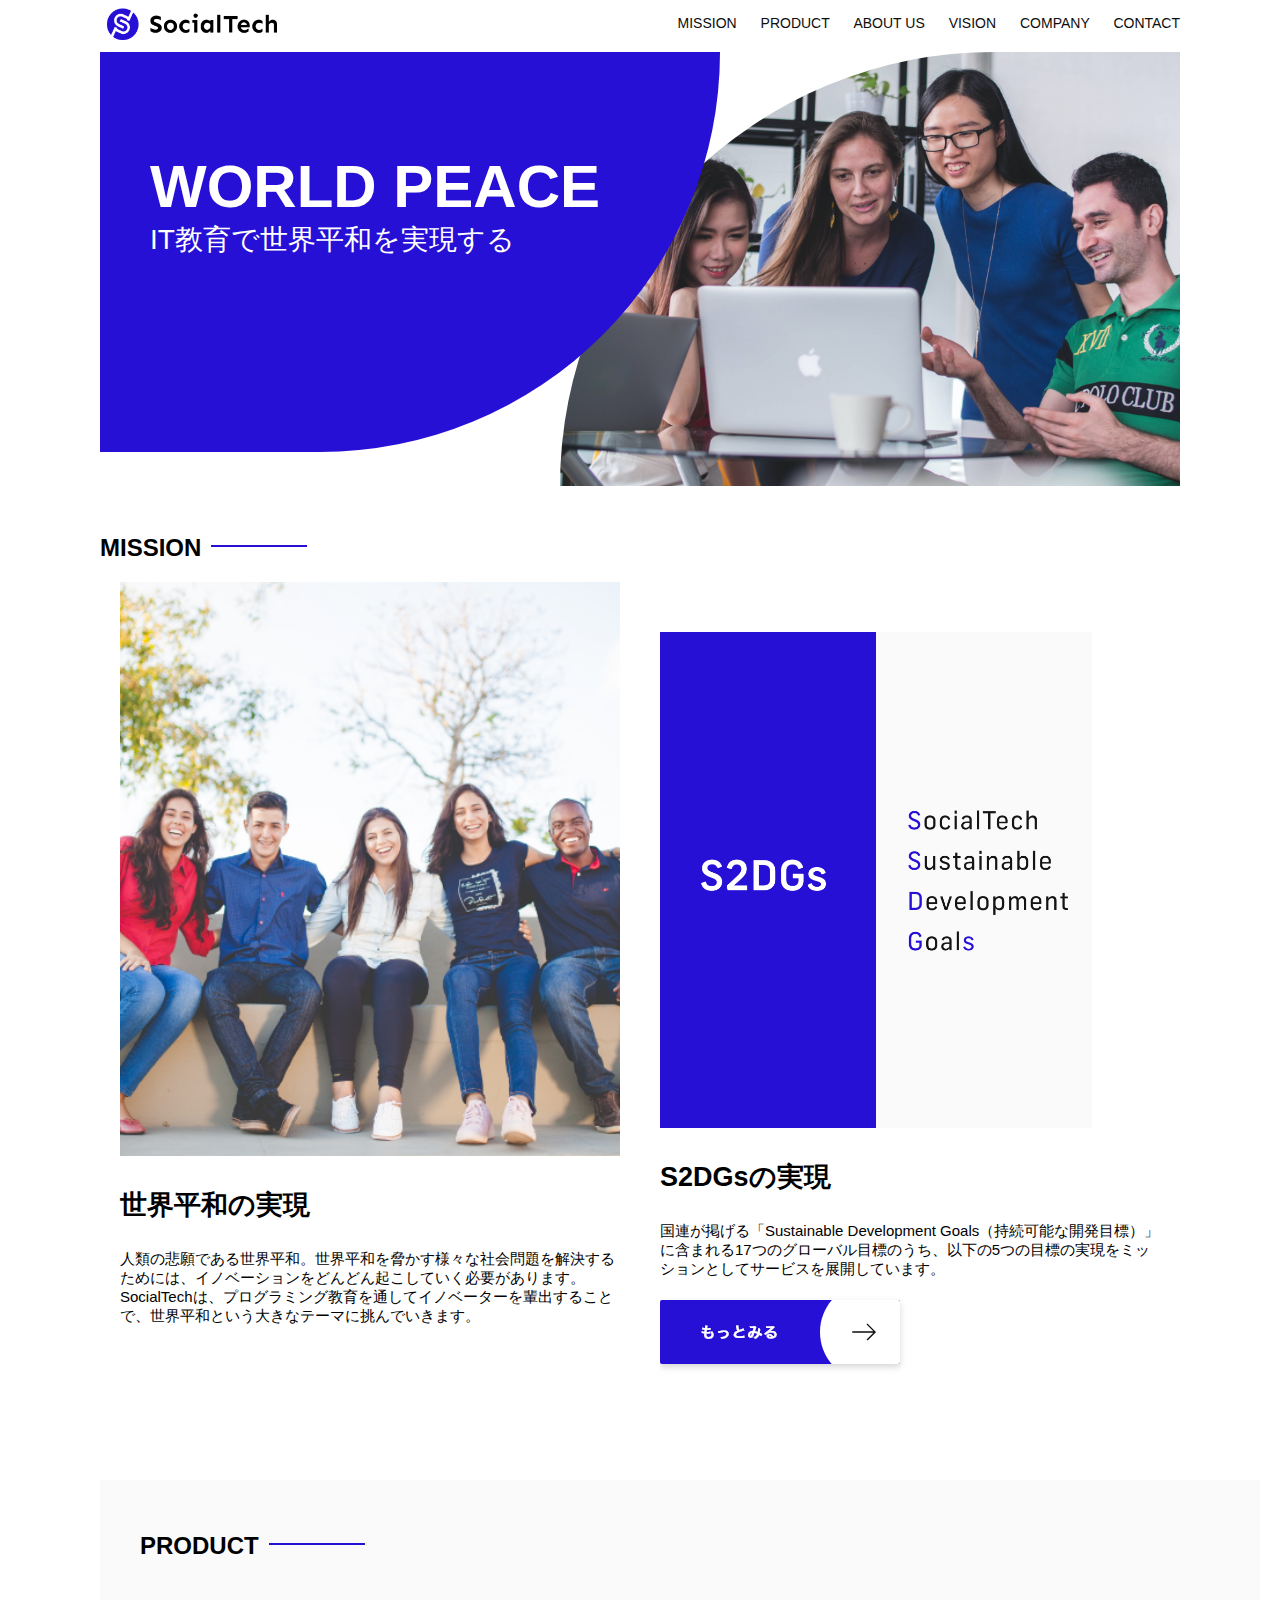
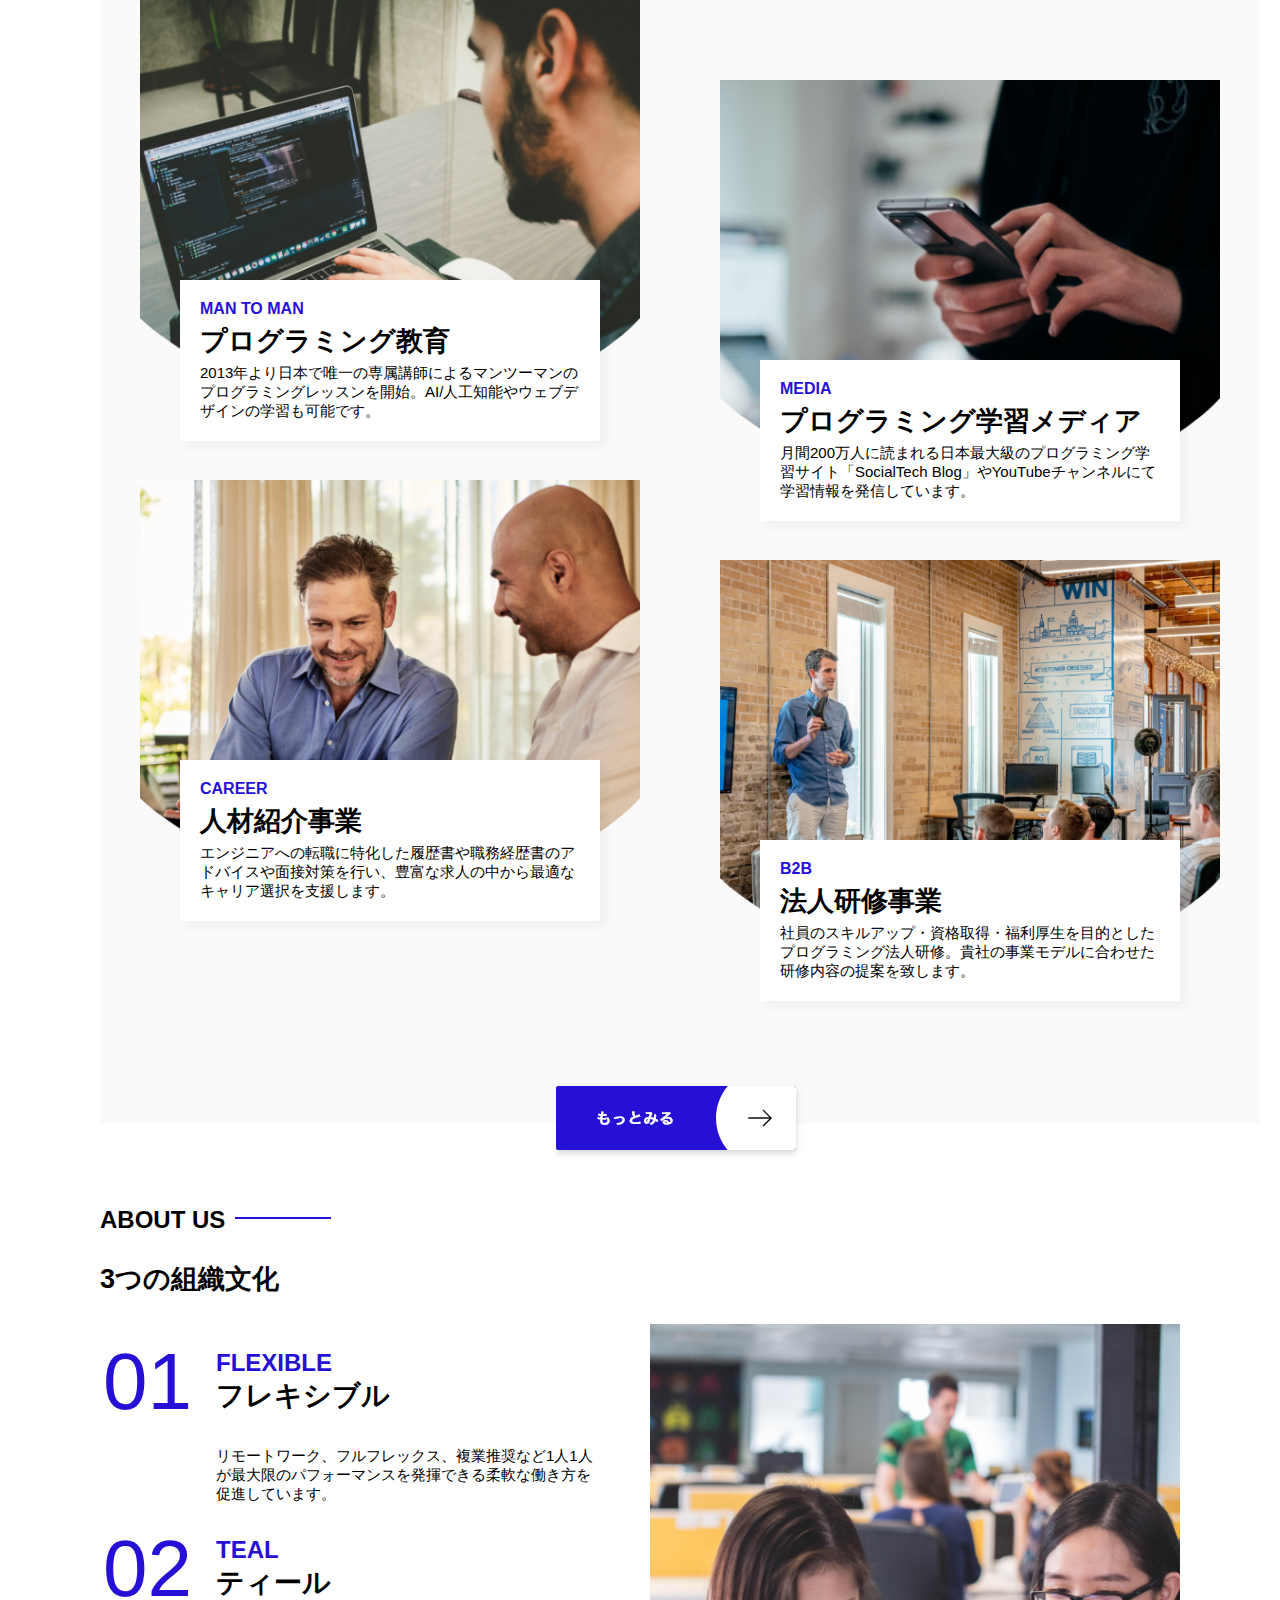
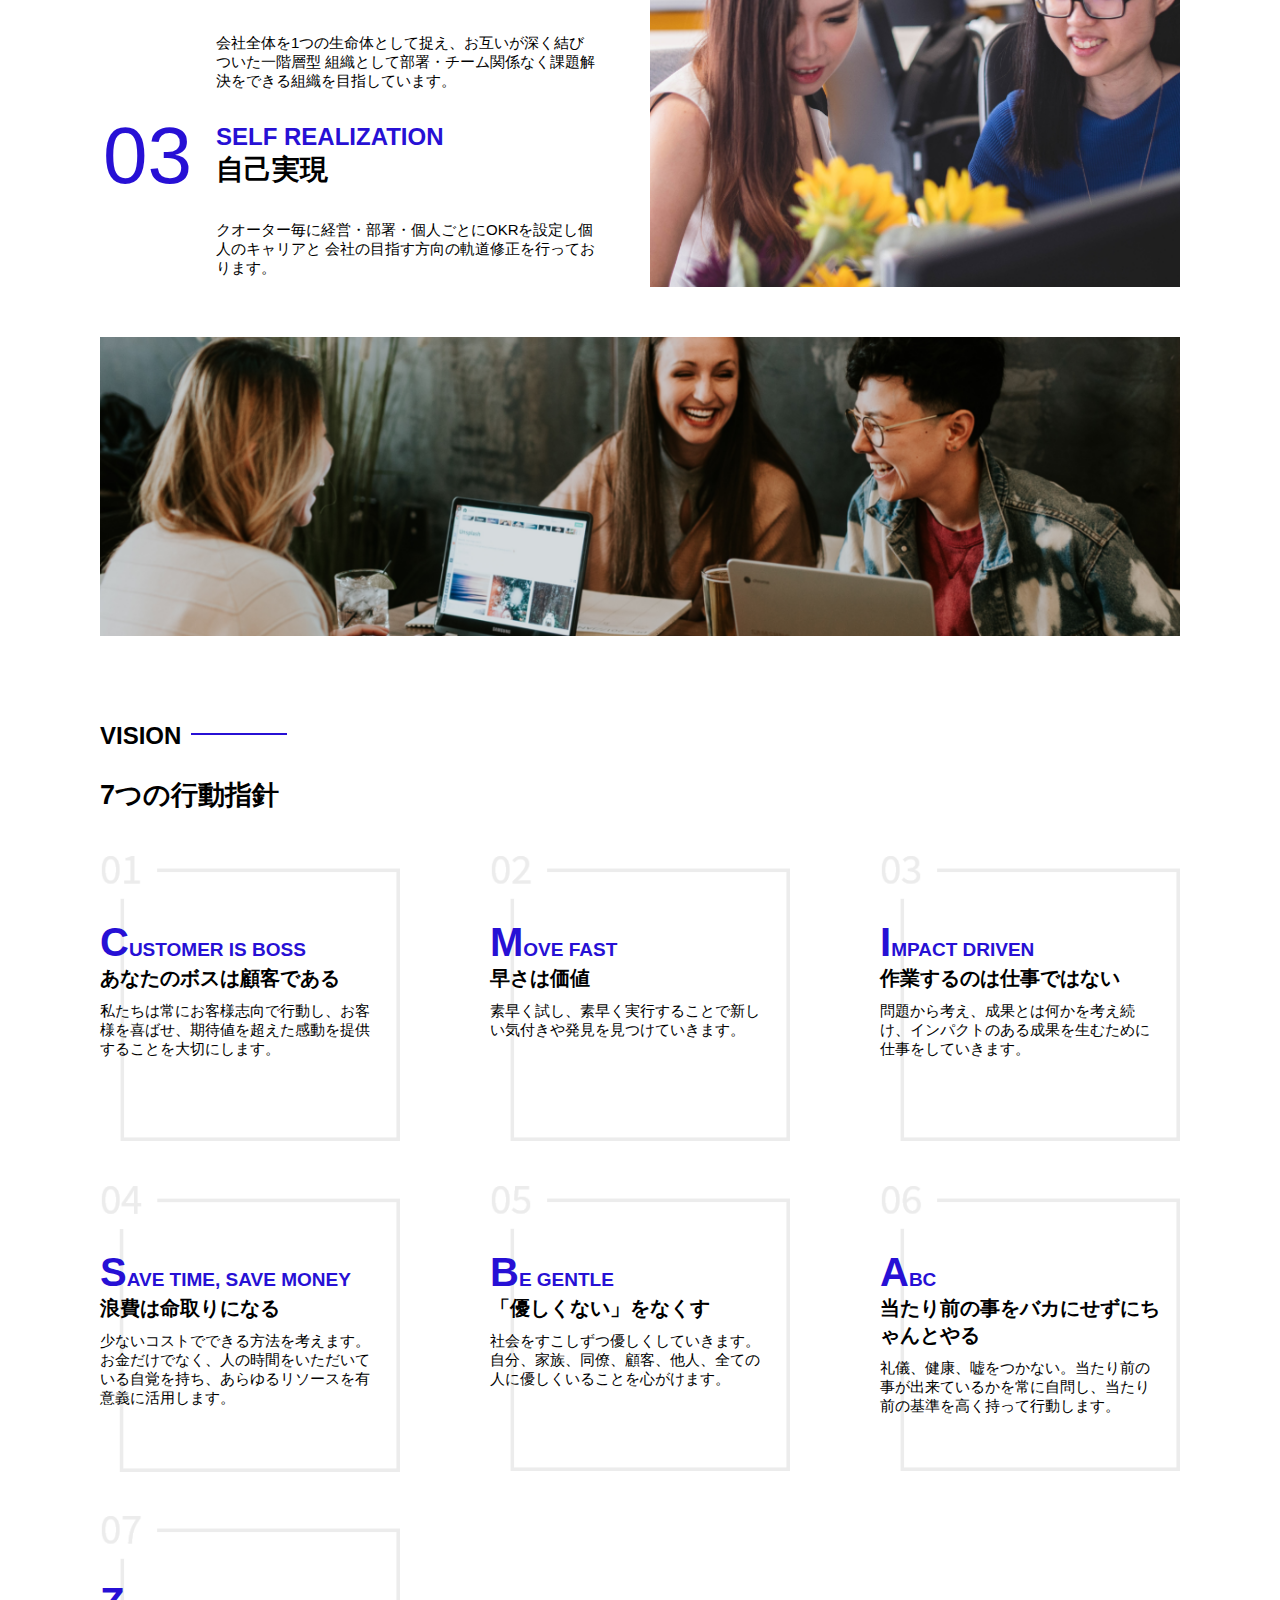
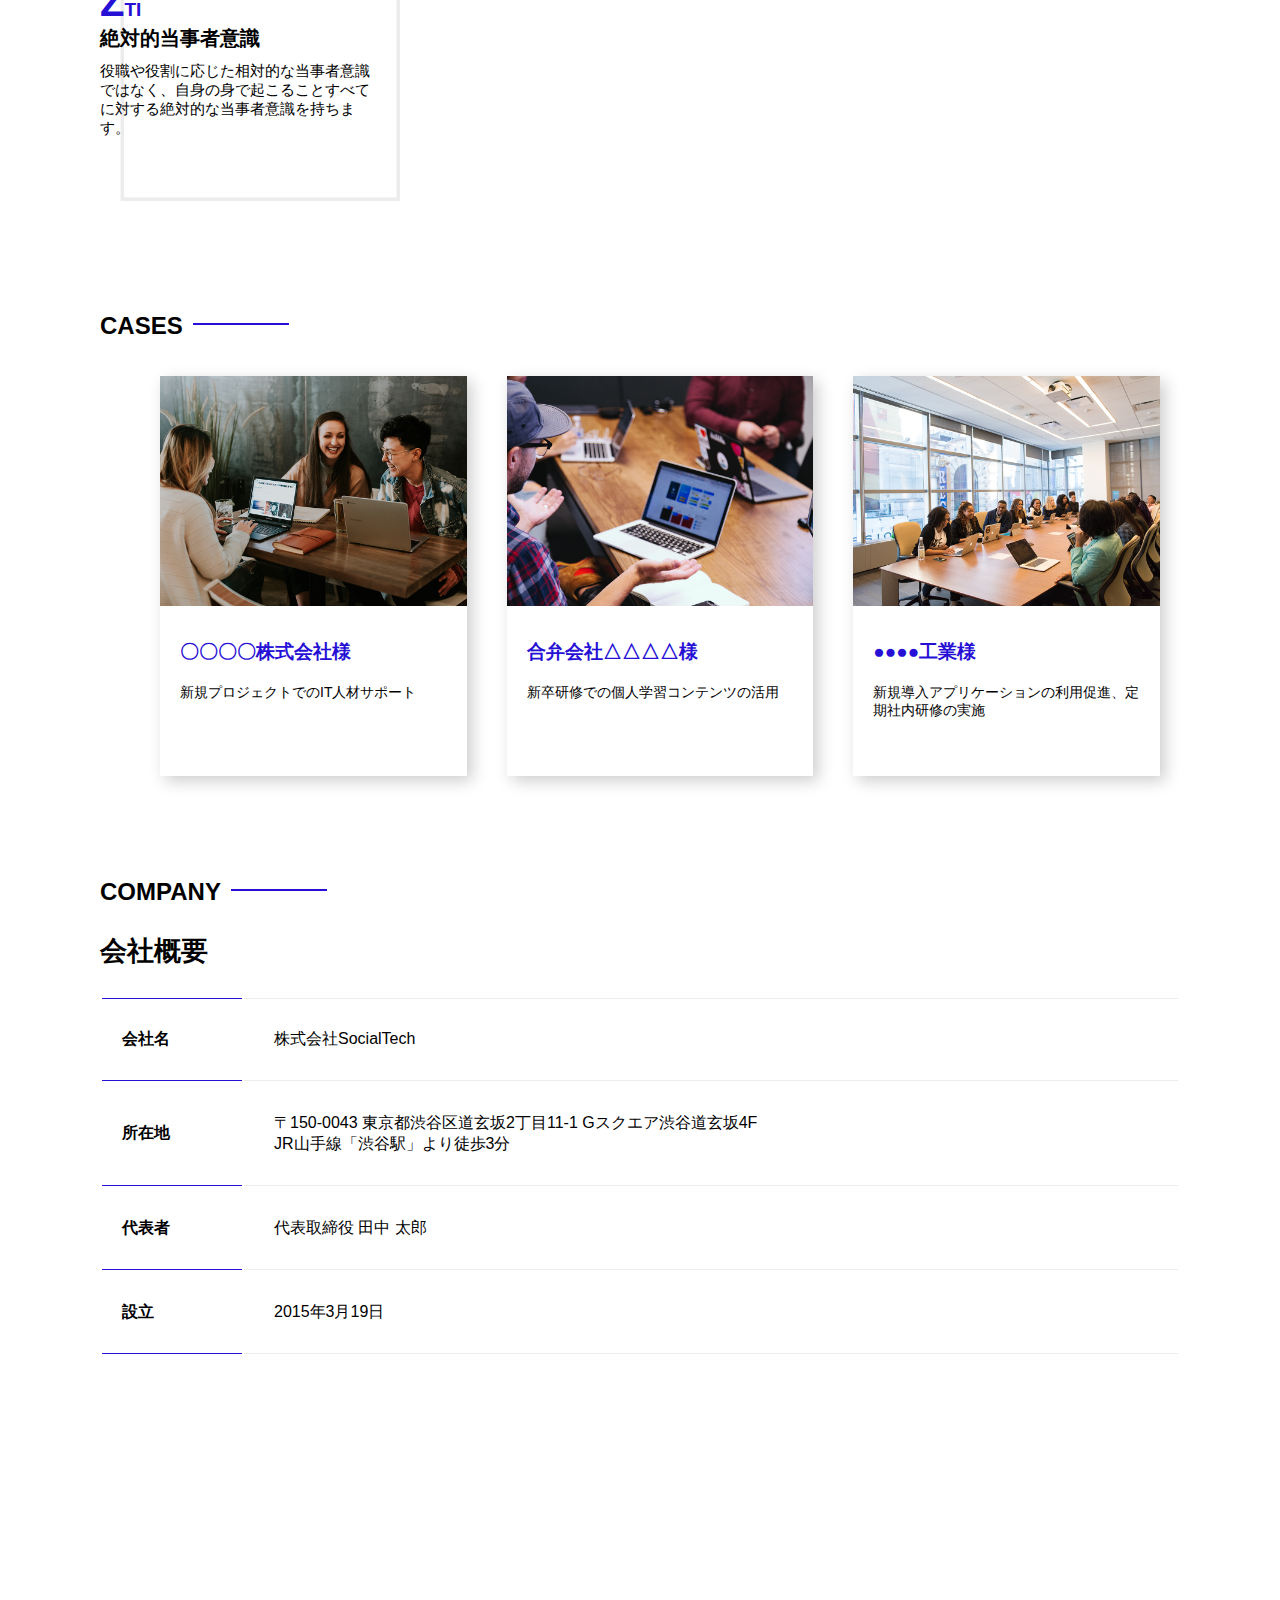
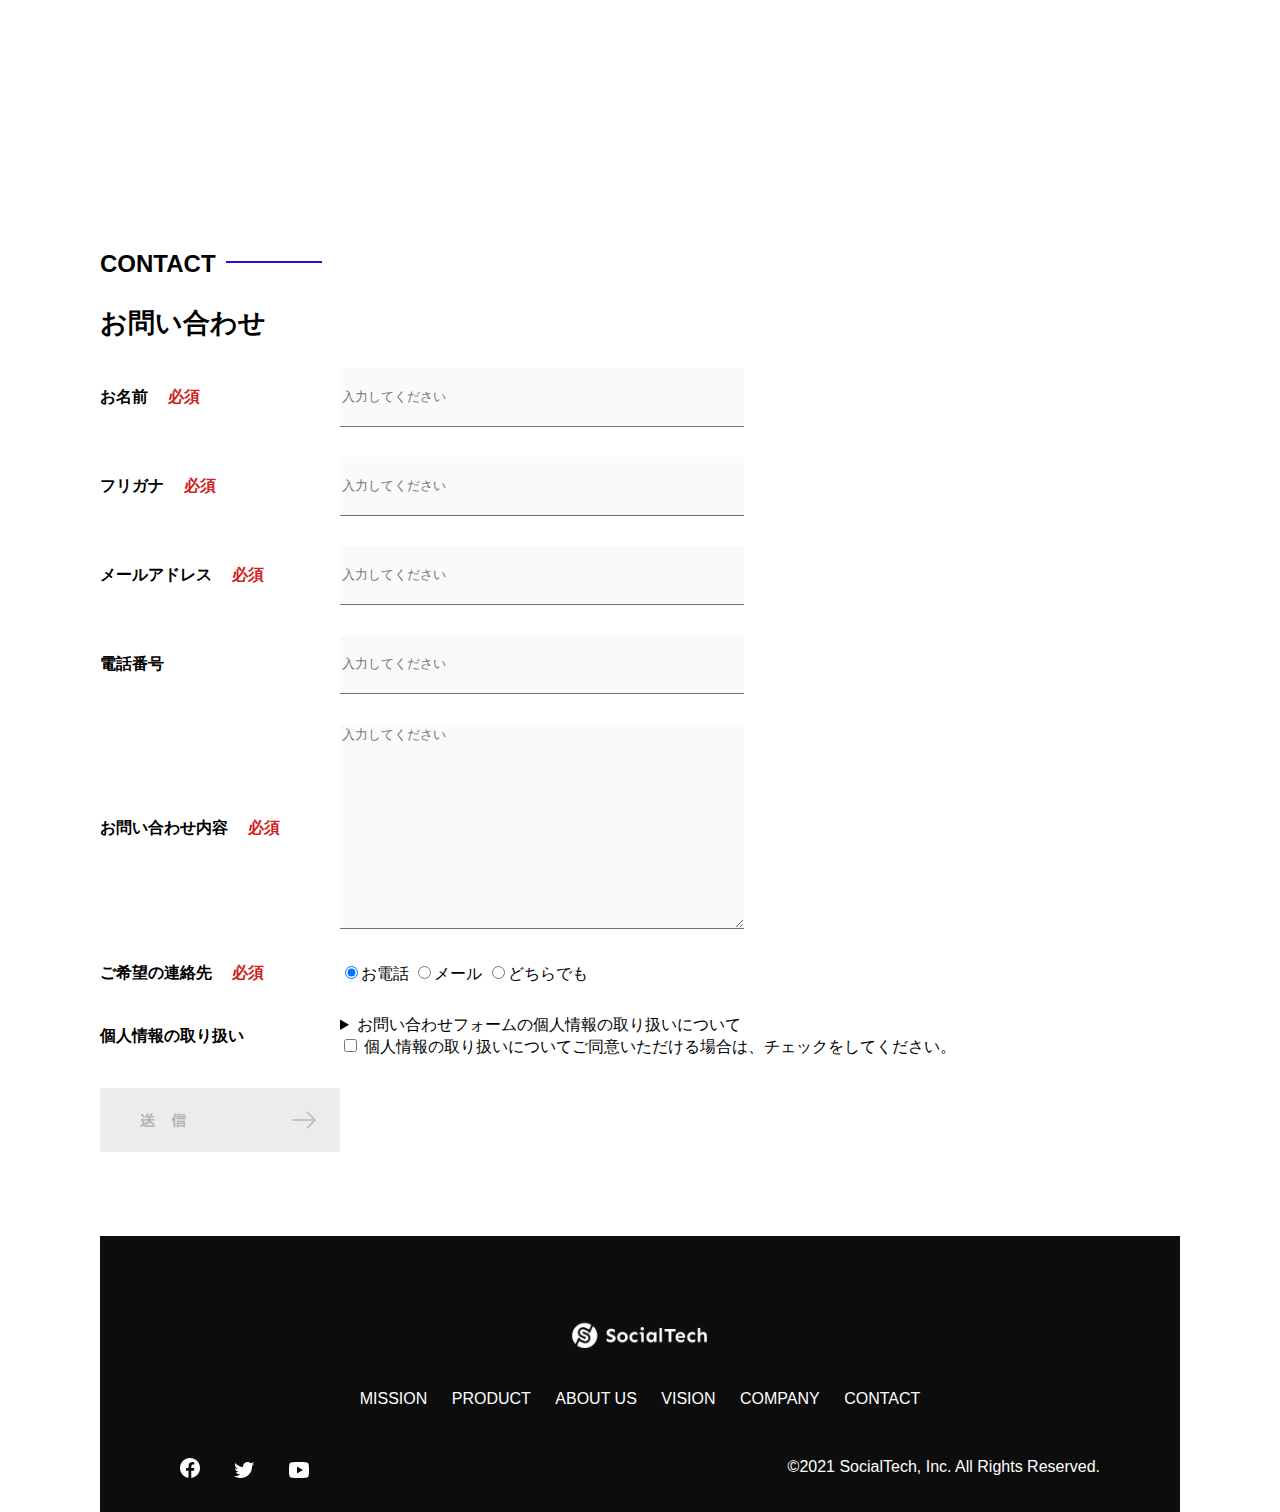
<file: kadai_012/index.html>
<!DOCTYPE html>
<html>
  <head>
    <title>SocialTech</title>
    <meta charset="UTF-8" />
    <meta
      name="description"
      content="SocialTechはEdTech業界のリーディングカンパニーを目指します。"
    />
    <meta name="viewport" content="width=device-width, initial-scale=1.0" />
    <link rel="stylesheet" href="style.css" />
  </head>
  <body>
    <!-- ヘッダー -->
    <header>
      <!-- ロゴ -->
      <a href="index.html" id="logo"
        ><img src="images/logo.png" alt="トップページに戻る"
      /></a>

      <!-- PC用ナビゲーション -->
      <nav id="nav-pc">
        <a href="mission.html">MISSION</a>
        <a href="product.html">PRODUCT</a>
        <a href="index.html#aboutus">ABOUT US</a>
        <a href="index.html#vision">VISION</a>
        <a href="index.html#company">COMPANY</a>
        <a href="index.html#contact">CONTACT</a>
      </nav>
    </header>
    <main>
      <article>
        <!-- メインビジュアル -->
        <section id="main-visual">
          <div id="main-message">
            <h1>WORLD PEACE</h1>
            <p>IT教育で世界平和を実現する</p>
          </div>
          <img
            src="images/index/index-main.png"
            alt="PCの周りに集まる多国籍の仲間たち"
          />
        </section>
        <!--ミッション-->
        <section id="mission">
          <h2 class="index-h2">MISSION</h2>
          <div id="mission-flex">
            <div>
              <img
                id="mission-photo"
                src="images/index/index-mission.png"
                alt="屋外のベンチで写真を撮影する多国籍の仲間たち"
              />
              <h3>世界平和の実現</h3>
              <p>
                人類の悲願である世界平和。世界平和を脅かす様々な社会問題を解決するためには、イノベーションをどんどん起こしていく必要があります。SocialTechは、プログラミング教育を通してイノベーターを輩出することで、世界平和という大きなテーマに挑んでいきます。
              </p>
            </div>
            <div>
              <img id="s2dgs" src="images/index/s2dgs.png" alt="S2DGs" />
              <h3>S2DGsの実現</h3>
              <p>
                国連が掲げる「Sustainable Development
                Goals（持続可能な開発目標）」に含まれる17つのグローバル目標のうち、以下の5つの目標の実現をミッションとしてサービスを展開しています。
              </p>
              <a href="mission.html">
                <img src="images/button-more.png" alt="もっとみる" />
              </a>
            </div>
          </div>
        </section>
        <!-- プロダクト -->
        <section id="product">
          <h2 class="index-h2">PRODUCT</h2>
          <div>
            <div id="product-left">
              <div>
                <img
                  class="product-photo"
                  src="images/index/index-mantoman.png"
                  alt="PCでコードを書く男性"
                />
                <div class="product-explain">
                  <span>MAN TO MAN</span>
                  <h3>プログラミング教育</h3>
                  <p>
                    2013年より日本で唯一の専属講師によるマンツーマンのプログラミングレッスンを開始。AI/人工知能やウェブデザインの学習も可能です。
                  </p>
                </div>
              </div>
              <div>
                <img
                  class="product-photo"
                  src="images/index/index-career.png"
                  alt="笑顔で話し合う2人の男性"
                />
                <div class="product-explain">
                  <span>CAREER</span>
                  <h3>人材紹介事業</h3>
                  <p>
                    エンジニアへの転職に特化した履歴書や職務経歴書のアドバイスや面接対策を行い、豊富な求人の中から最適なキャリア選択を支援します。
                  </p>
                </div>
              </div>
            </div>
            <div id="product-right">
              <div>
                <img
                  class="product-photo"
                  src="images/index/index-media.png"
                  alt="スマートフォンを操作する人"
                />
                <div class="product-explain">
                  <span>MEDIA</span>
                  <h3>プログラミング学習メディア</h3>
                  <p>
                    月間200万人に読まれる日本最大級のプログラミング学習サイト「SocialTech
                    Blog」やYouTubeチャンネルにて学習情報を発信しています。
                  </p>
                </div>
              </div>
              <div>
                <img
                  class="product-photo"
                  src="images/index/index-b2b.png"
                  alt="講演中の男性とそれを聴く人々"
                />
                <div class="product-explain">
                  <span>B2B</span>
                  <h3>法人研修事業</h3>
                  <p>
                    社員のスキルアップ・資格取得・福利厚生を目的としたプログラミング法人研修。貴社の事業モデルに合わせた研修内容の提案を致します。
                  </p>
                </div>
              </div>
            </div>
          </div>
          <div>
            <a id="product-more" href="product.html">
              <img src="images/button-more.png" alt="もっとみる" />
            </a>
          </div>
        </section>
        <!---ABOUT US-->
        <section id="aboutus">
          <h2 class="index-h2">ABOUT US</h2>
          <h3>3つの組織文化</h3>
          <div>
            <table class="culture-table">
              <tr>
                <td>
                  <span class="culture-num">01</span>
                </td>
                <td>
                  <span class="culture-en">FLEXIBLE</span>
                  <span class="culture-jp">フレキシブル</span>
                </td>
              </tr>
              <tr>
                <td>
                  <!--空のセル-->
                </td>
                <td>
                  <p class="culture-description">
                    リモートワーク、フルフレックス、複業推奨など1人1人が最大限のパフォーマンスを発揮できる柔軟な働き方を促進しています。
                  </p>
                </td>
              </tr>
              <tr>
                <td>
                  <span class="culture-num">02</span>
                </td>
                <td>
                  <span class="culture-en">TEAL</span>
                  <span class="culture-jp">ティール</span>
                </td>
              </tr>
              <tr>
                <td>
                  <!--空のセル-->
                </td>
                <td>
                  <p class="culture-description">
                    会社全体を1つの生命体として捉え、お互いが深く結びついた一階層型
                    組織として部署・チーム関係なく課題解決をできる組織を目指しています。
                  </p>
                </td>
              </tr>
              <tr>
                <td>
                  <span class="culture-num">03</span>
                </td>
                <td>
                  <span class="culture-en">SELF REALIZATION</span>
                  <span class="culture-jp">自己実現</span>
                </td>
              </tr>
              <tr>
                <td>
                  <!--空のセル-->
                </td>
                <td>
                  <p class="culture-description">
                    クオーター毎に経営・部署・個人ごとにOKRを設定し個人のキャリアと
                    会社の目指す方向の軌道修正を行っております。
                  </p>
                </td>
              </tr>
            </table>
            <img
              class="culture-img"
              src="images/index/index-aboutus1.png"
              alt="笑顔で話し合う2人の女性"
            />
          </div>
          <img
            class="culture-img2"
            src="images/index/index-aboutus2.png"
            alt="笑顔で話し合う3人の男女"
          />
        </section>
        <!-- VISION -->
        <section id="vision">
          <h2 class="index-h2">VISION</h2>
          <h3>7つの行動指針</h3>
          <div>
            <div class="vision-box">
              <img src="images/index/vision-01.png" alt="01" />
              <span>
                <h4>CUSTOMER IS BOSS</h4>
                <h5>あなたのボスは顧客である</h5>
                <p>
                  私たちは常にお客様志向で行動し、お客様を喜ばせ、期待値を超えた感動を提供することを大切にします。
                </p>
              </span>
            </div>
            <div class="vision-box">
              <img src="images/index/vision-02.png" alt="02" />
              <span>
                <h4>MOVE FAST</h4>
                <h5>早さは価値</h5>
                <p>
                  素早く試し、素早く実行することで新しい気付きや発見を見つけていきます。
                </p>
              </span>
            </div>
            <div class="vision-box">
              <img src="images/index/vision-03.png" alt="03" />
              <span>
                <h4>IMPACT DRIVEN</h4>
                <h5>作業するのは仕事ではない</h5>
                <p>
                  問題から考え、成果とは何かを考え続け、インパクトのある成果を生むために仕事をしていきます。
                </p>
              </span>
            </div>
            <div class="vision-box">
              <img src="images/index/vision-04.png" alt="04" />
              <span>
                <h4>SAVE TIME, SAVE MONEY</h4>
                <h5>浪費は命取りになる</h5>
                <p>
                  少ないコストでできる方法を考えます。お金だけでなく、人の時間をいただいている自覚を持ち、あらゆるリソースを有意義に活用します。
                </p>
              </span>
            </div>
            <div class="vision-box">
              <img src="images/index/vision-05.png" alt="05" />
              <span>
                <h4>BE GENTLE</h4>
                <h5>「優しくない」をなくす</h5>
                <p>
                  社会をすこしずつ優しくしていきます。自分、家族、同僚、顧客、他人、全ての人に優しくいることを心がけます。
                </p>
              </span>
            </div>
            <div class="vision-box">
              <img src="images/index/vision-06.png" alt="06" />
              <span>
                <h4>ABC</h4>
                <h5>当たり前の事をバカにせずにちゃんとやる</h5>
                <p>
                  礼儀、健康、嘘をつかない。当たり前の事が出来ているかを常に自問し、当たり前の基準を高く持って行動します。
                </p>
              </span>
            </div>
            <div class="vision-box">
              <img src="images/index/vision-07.png" alt="07" />
              <span>
                <h4>ZTI</h4>
                <h5>絶対的当事者意識</h5>
                <p>
                  役職や役割に応じた相対的な当事者意識ではなく、自身の身で起こることすべてに対する絶対的な当事者意識を持ちます。
                </p>
              </span>
            </div>
          </div>
        </section>
        <!-- CASES -->
        <section id="cases">
         <h2 class="index-h2">CASES</h2>
         <ul>
          <li class="case-card">
           <img class="case-img" src="images/index/case-1.png" alt="仲良く語り合う３人">
           <div class="case-info">
            <h3 class="case-name">〇〇〇〇株式会社様</h3>
            <p class="case-content">新規プロジェクトでのIT人材サポート</p>
           </div>
          </li>
          <li class="case-card">
           <img class="case-img" src="images/index/case-2.png" alt="PCでコンテンツを見る">
           <div class="case-info">
            <h3 class="case-name">合弁会社△△△△様</h3>
            <p class="case-content">新卒研修での個人学習コンテンツの活用</p>
           </div>
          </li>
          <li class="case-card">
           <img class="case-img" src="images/index/case-3.png" alt="社内研修中の会議室">
           <div class="case-info">
            <h3 class="case-name">●●●●工業様</h3>
            <p class="case-content">新規導入アプリケーションの利用促進、定期社内研修の実施</p>
           </div>
          </li>
         </ul>
        </section>
        <!-- COMPANY -->
        <section id="company">
          <h2 class="index-h2">COMPANY</h2>
          <h3>会社概要</h3>
          <table id="company-table">
            <tr>
              <th class="tableheader-first">会社名</th>
              <td class="cell-first">株式会社SocialTech</td>
            </tr>
            <tr>
              <th class="tableheader">所在地</th>
              <td class="cell">
                〒150-0043 東京都渋谷区道玄坂2丁目11-1 Gスクエア渋谷道玄坂4F<br />JR山手線「渋谷駅」より徒歩3分
              </td>
            </tr>
            <tr>
              <th class="tableheader">代表者</th>
              <td class="cell">代表取締役 田中 太郎</td>
            </tr>
            <tr>
              <th class="tableheader">設立</th>
              <td class="cell">2015年3月19日</td>
            </tr>
          </table>
          <iframe
            src="https://www.google.com/maps/embed?pb=!1m18!1m12!1m3!1d3241.7759544892483!2d139.69399665123464!3d35.65789123876098!2m3!1f0!2f0!3f0!3m2!1i1024!2i768!4f13.1!3m3!1m2!1s0x60188caa0042e8d1%3A0xba130bea826a7aa2!2z44CSMTUwLTAwNDMg5p2x5Lqs6YO95riL6LC35Yy66YGT546E5Z2C77yS5LiB55uu77yR77yR4oiS77yR!5e0!3m2!1sja!2sjp!4v1636872991912!5m2!1sja!2sjp"
            style="border: 0"
            allowfullscreen=""
            loading="lazy"
          >
          </iframe>
        </section>
        <!-- お問い合わせフォーム -->
        <section id="contact">
          <h2 class="index-h2">CONTACT</h2>
          <h3>お問い合わせ</h3>
          <form>
            <div>
              <div class="contact-heading">
                <label class="contact-label"
                  >お名前<span class="contact-span">必須</span></label
                >
              </div>
              <div class="contact-form">
                <input
                  type="text"
                  name="name"
                  placeholder="入力してください"
                  class="contact-textbox"
                />
              </div>
            </div>
            <div>
              <div class="contact-heading">
                <label class="contact-label"
                  >フリガナ<span class="contact-span">必須</span></label
                >
              </div>
              <div>
                <input
                  type="text"
                  name="hurigana"
                  placeholder="入力してください"
                  class="contact-textbox"
                />
              </div>
            </div>
            <div>
              <div class="contact-heading">
                <label class="contact-label"
                  >メールアドレス<span class="contact-span">必須</span></label
                >
              </div>
              <div>
                <input
                  type="text"
                  name="email"
                  placeholder="入力してください"
                  class="contact-textbox"
                />
              </div>
            </div>
            <div>
              <div class="contact-heading">
                <label class="contact-label">電話番号</label>
              </div>
              <div>
                <input
                  type="text"
                  name="tel"
                  placeholder="入力してください"
                  class="contact-textbox"
                />
              </div>
            </div>
            <div>
              <div class="contact-heading">
                <label class="contact-label"
                  >お問い合わせ内容<span class="contact-span">必須</span></label
                >
              </div>
              <div>
                <textarea
                  class="contact-textarea"
                  placeholder="入力してください"
                  name="message"
                ></textarea>
              </div>
            </div>
            <div>
              <div class="contact-heading">
                <label class="contact-label"
                  >ご希望の連絡先<span class="contact-span">必須</span></label
                >
              </div>
              <div>
                <input
                  class="radiobutton"
                  type="radio"
                  value="tel"
                  name="contact"
                  checked
                /><label>お電話</label>
                <input
                  class="radiobutton"
                  type="radio"
                  value="mail"
                  name="contact"
                /><label>メール</label>
                <input
                  class="radiobutton"
                  type="radio"
                  value="both"
                  name="contact"
                /><label>どちらでも</label>
              </div>
            </div>
            <div>
              <div class="contact-heading">
                <label class="contact-label">個人情報の取り扱い</label>
              </div>
              <div>
                <details>
                  <summary>
                    お問い合わせフォームの個人情報の取り扱いについて
                  </summary>
                  <div>
                    <span>１．組織の名称又は氏名</span><br />
                    株式会社SocialTech<br /><br />
                    <span
                      >２．個人情報保護管理者（若しくはその代理人）の氏名又は職名、所属及び連絡先
                      鈴木 一郎 コーポレート部</span
                    ><br />
                    メールアドレス：support@socialtech.net<br />
                    TEL：03-xxxx-xxxx<br />
                    <span>３．個人情報の利用目的</span><br />
                    ・本サービス及び本サービスに関連する情報の提供又はそれらに関する連絡のため<br />
                    ・ユーザーの本人確認のため<br />
                    ・当社サービスのご案内のため<br />
                    ・当社の商品等の広告または宣伝（電子メールによるものを含むものとします。）<br /><br />
                    <span>４．個人情報の取り扱い業務の委託</span><br />
                    個人情報の取扱業務の全部または一部を外部に業務委託する場合があります。<br />
                    その際、弊社は、個人情報を適切に保護できる管理体制を敷き実行していることを条件として<br />
                    委託先を厳選したうえで、機密保持契約を委託先と締結し、お客様の個人情報を厳密に管理させます。<br /><br />
                    <span>５．個人情報の開示等の請求</span><br />
                    お客様は、弊社に対してご自身の個人情報の開示等（利用目的の通知、開示、内容の訂正・追加・削除、利用の停止または消去、第三者への提供の停止）に関して、当社問合わせ窓口に申し出ることができます。<br />
                    その際、弊社はお客様ご本人を確認させていただいたうえで、合理的な期間内に対応いたします。<br /><br />
                    なお、個人情報に関する弊社問合わせ先は、次の通りです。<br /><br />
                    株式会社SocialTech　個人情報問合せ窓口<br />
                    〒150-0043　東京都渋谷区道玄坂2丁目11-1 Ｇスクエア渋谷道玄坂
                    4F<br />
                    メールアドレス：support@socialtech.net　TEL：03-xxxx-xxxx<br /><br />
                    <span>６．個人情報を提供されることの任意性について</span
                    ><br /><br />
                    お客様がご自身の個人情報を弊社に提供されるか否かは、お客様のご判断によりますが、もしご提供されない場合には、適切なサービスが提供できない場合がありますので予めご了承ください。
                  </div>
                </details>
                <input type="checkbox" name="agree" />
                <span
                  >個人情報の取り扱いについてご同意いただける場合は、チェックをしてください。</span
                >
              </div>
            </div>
            <input
              type="image"
              value="Submit"
              src="images/button-submit.png"
              alt="送信する"
            />
          </form>
        </section>
      </article>
      <footer>
        <div id="footer-logo">
          <img src="images/logo-sp.png" alt="SocialTech" />
        </div>
        <div id="footer-link">
          <a href="mission.html">MISSION</a>
          <a href="product.html">PRODUCT</a>
          <a href="index.html#aboutus">ABOUT US</a>
          <a href="index.html#vision">VISION</a>
          <a href="index.html#company">COMPANY</a>
          <a href="index.html#contact">CONTACT</a>
        </div>
        <div id="sns-footer">
          <a href="https://www.facebook.com/sejuku2013"
            ><img src="images/button-facebook.png" alt="Facebookのリンク"
          /></a>
          <a href="https://twitter.com/samuraijuku"
            ><img src="images/button-twitter.png" alt="Twitterのリンク"
          /></a>
          <a href="https://www.youtube.com/channel/UCCFOQO5aDK0xXam4cUQXT8g"
            ><img src="images/button-youtube.png" alt="YouTubeのリンク"
          /></a>
          <span id="copyright"
            >&copy;2021 SocialTech, Inc. All Rights Reserved.
          </span>
        </div>
      </footer>
    </main>
  </body>
</html>
</file>
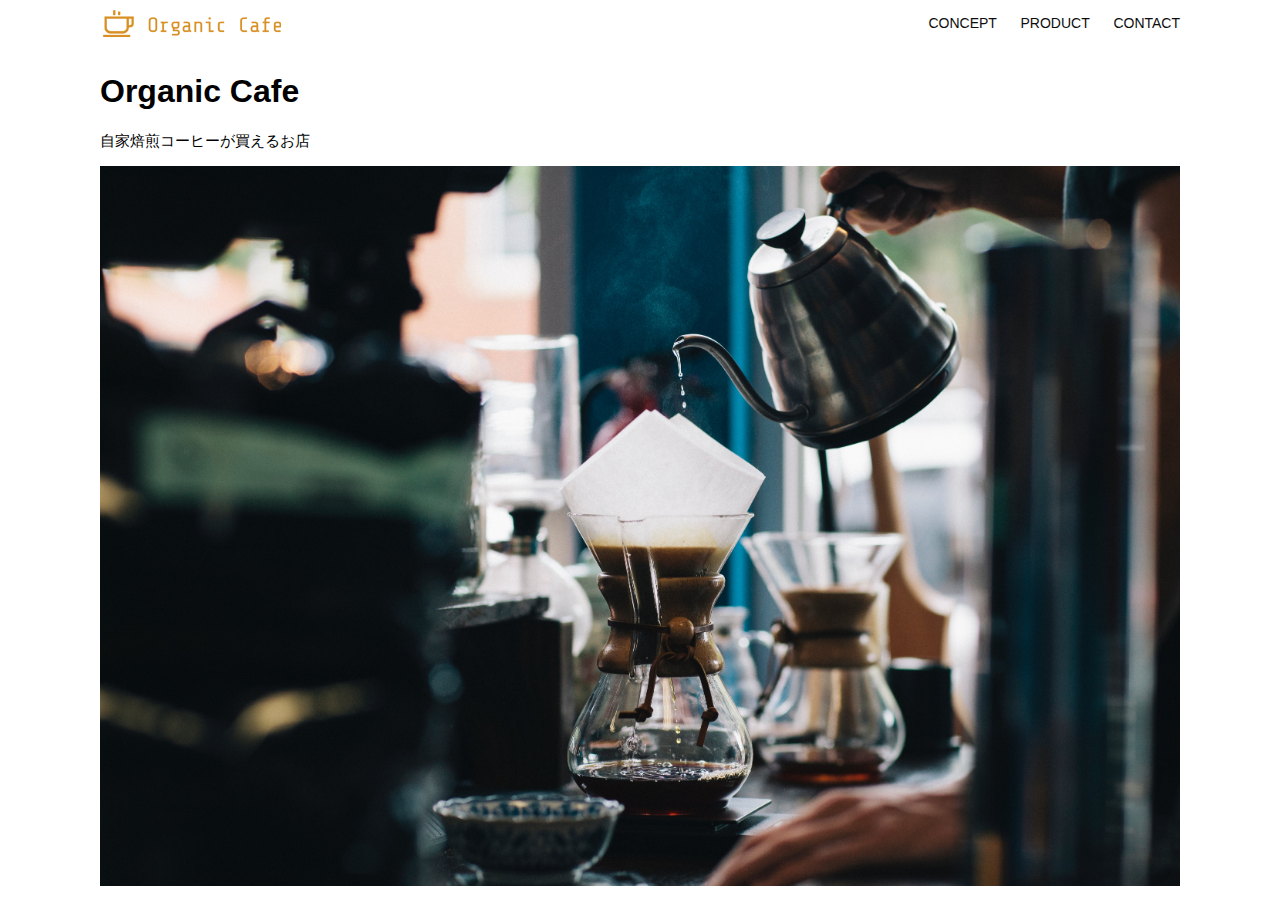
<file: kadai_013/index.html>
<!DOCTYPE html>
<html>
  <head>
    <title>Organic Cafe</title>
    <meta charset="UTF-8" />
    <meta
      name="description"
      content="自家焙煎のコーヒーがお家で楽しめるOrganic Cafe"
    />
    <meta name="viewport" content="width=device-width, initial-scale=1.0" />
    <link rel="stylesheet" href="style.css" />
  </head>
  <body>
    <!-- ヘッダー -->
    <header>
      <!-- ロゴ -->
      <a href="index.html" id="logo"
        ><img src="images/logo.png" alt="トップページに戻る"
      /></a>

      <!-- PC用ナビゲーション -->
      <nav id="nav-pc">
        <a href="index.html#concept">CONCEPT</a>
        <a href="index.html#product">PRODUCT</a>
        <a href="index.html#contact">CONTACT</a>
      </nav>

      <img id="menu-sp" src="images/button-menu.png" alt="ナビゲーションを開く" onclick="document.getElementById('nav-sp').style.display = 'block'">
      <nav id="nav-sp">
        <img id="close" src="images/button-close.png" alt="ナビゲーションを閉じる" onclick="document.getElementById('nav-sp').style.display = 'none'">
        <a id="logo-sp" href="index.html" onclick="document.getElementById('nav-sp').style.display = 'none'"><img src="images/logo-sp.png" alt="トップページに戻る"></a>
        <a class="menu" href="index.html#concept" onclick="document.getElementById('nav-sp').style.display = 'none'">CONCEPT</a>
        <a class="menu" href="index.html#product" onclick="document.getElementById('nav-sp').style.display = 'none'">PRODUCT</a>
        <a class="menu" href="index.html#contact" onclick="document.getElementById('nav-sp').style.display = 'none'">CONTACT</a>
        
      </nav>



    </header>
    <main>
      <article>
        <!-- メインビジュアル -->
        <section id="main-visual">
          <div id="main-message">
            <h1>Organic Cafe</h1>
            <p>自家焙煎コーヒーが買えるお店</p>
          </div>
          <img
            src="images/main-image.jpg"
            alt="コーヒーをハンドドリップで淹れる画像"
          />
        </section>
      </article>
    </main>
  </body>
</html>
</file>
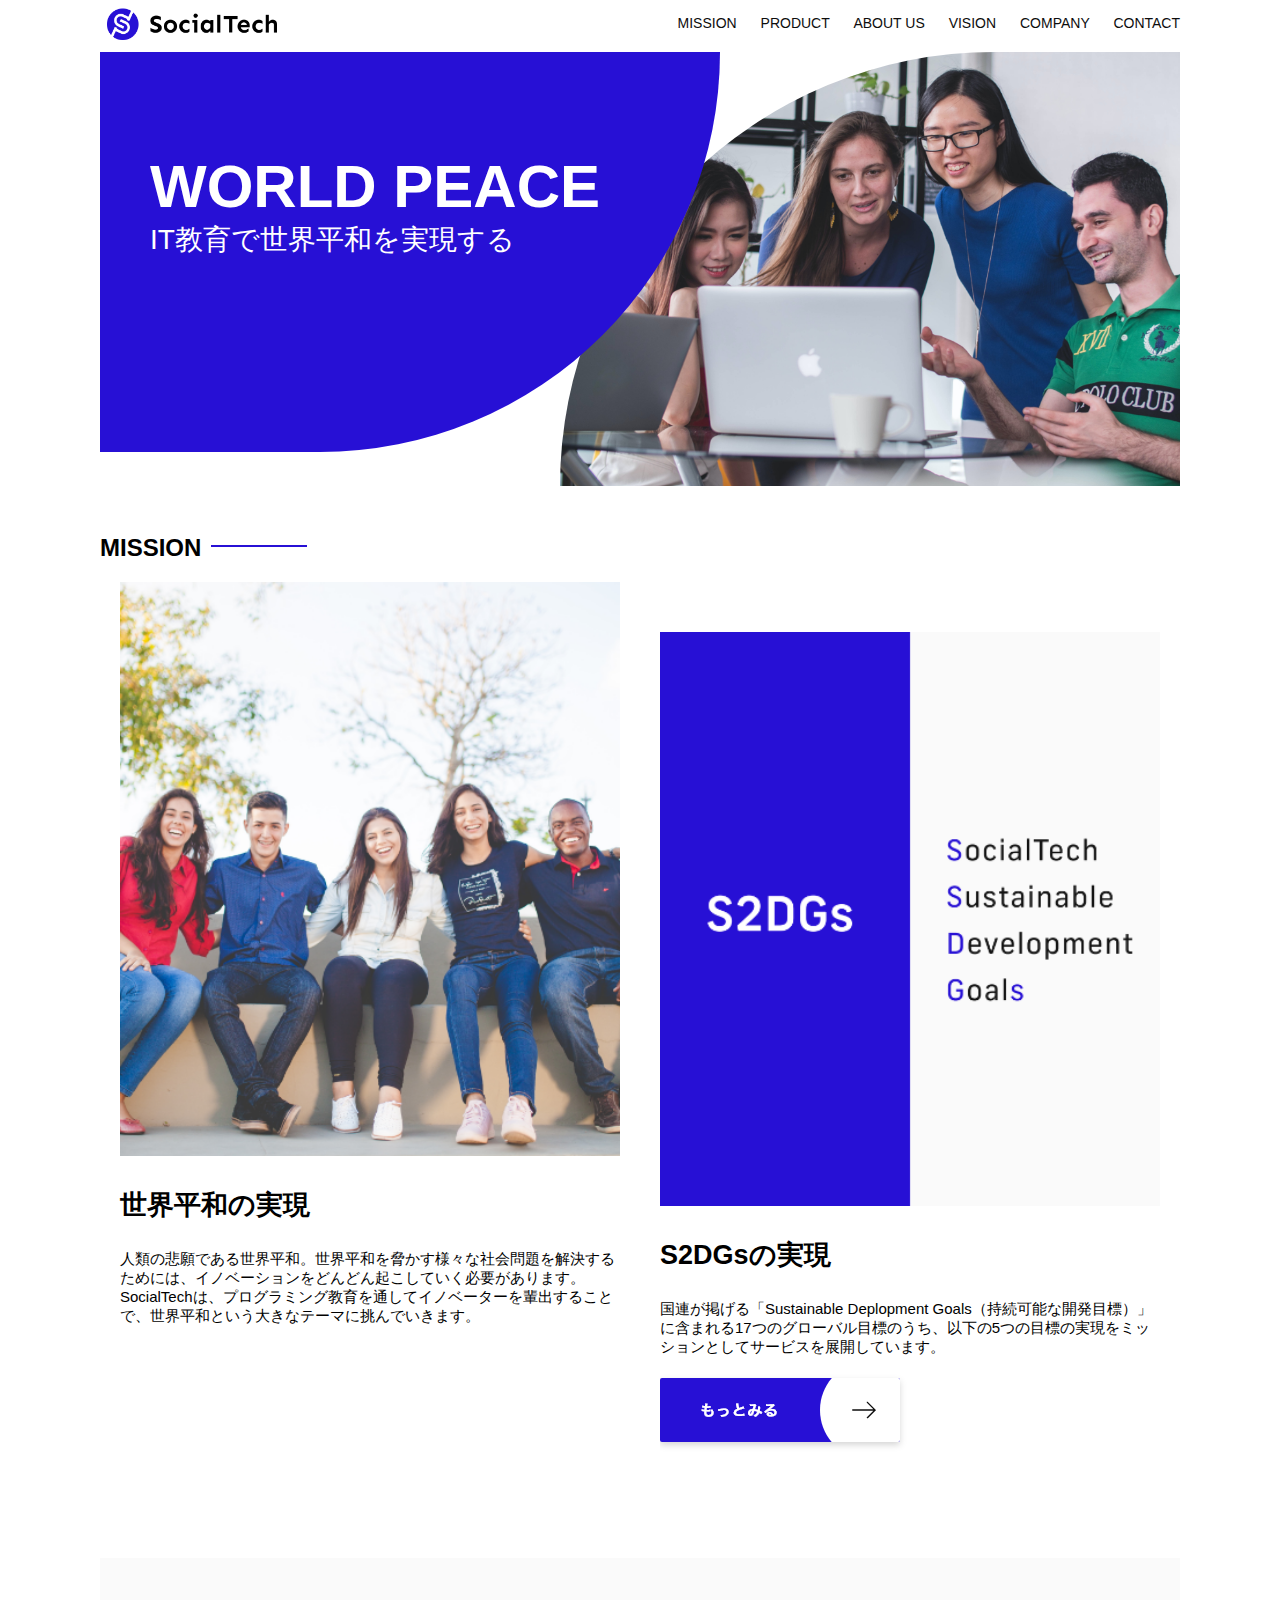
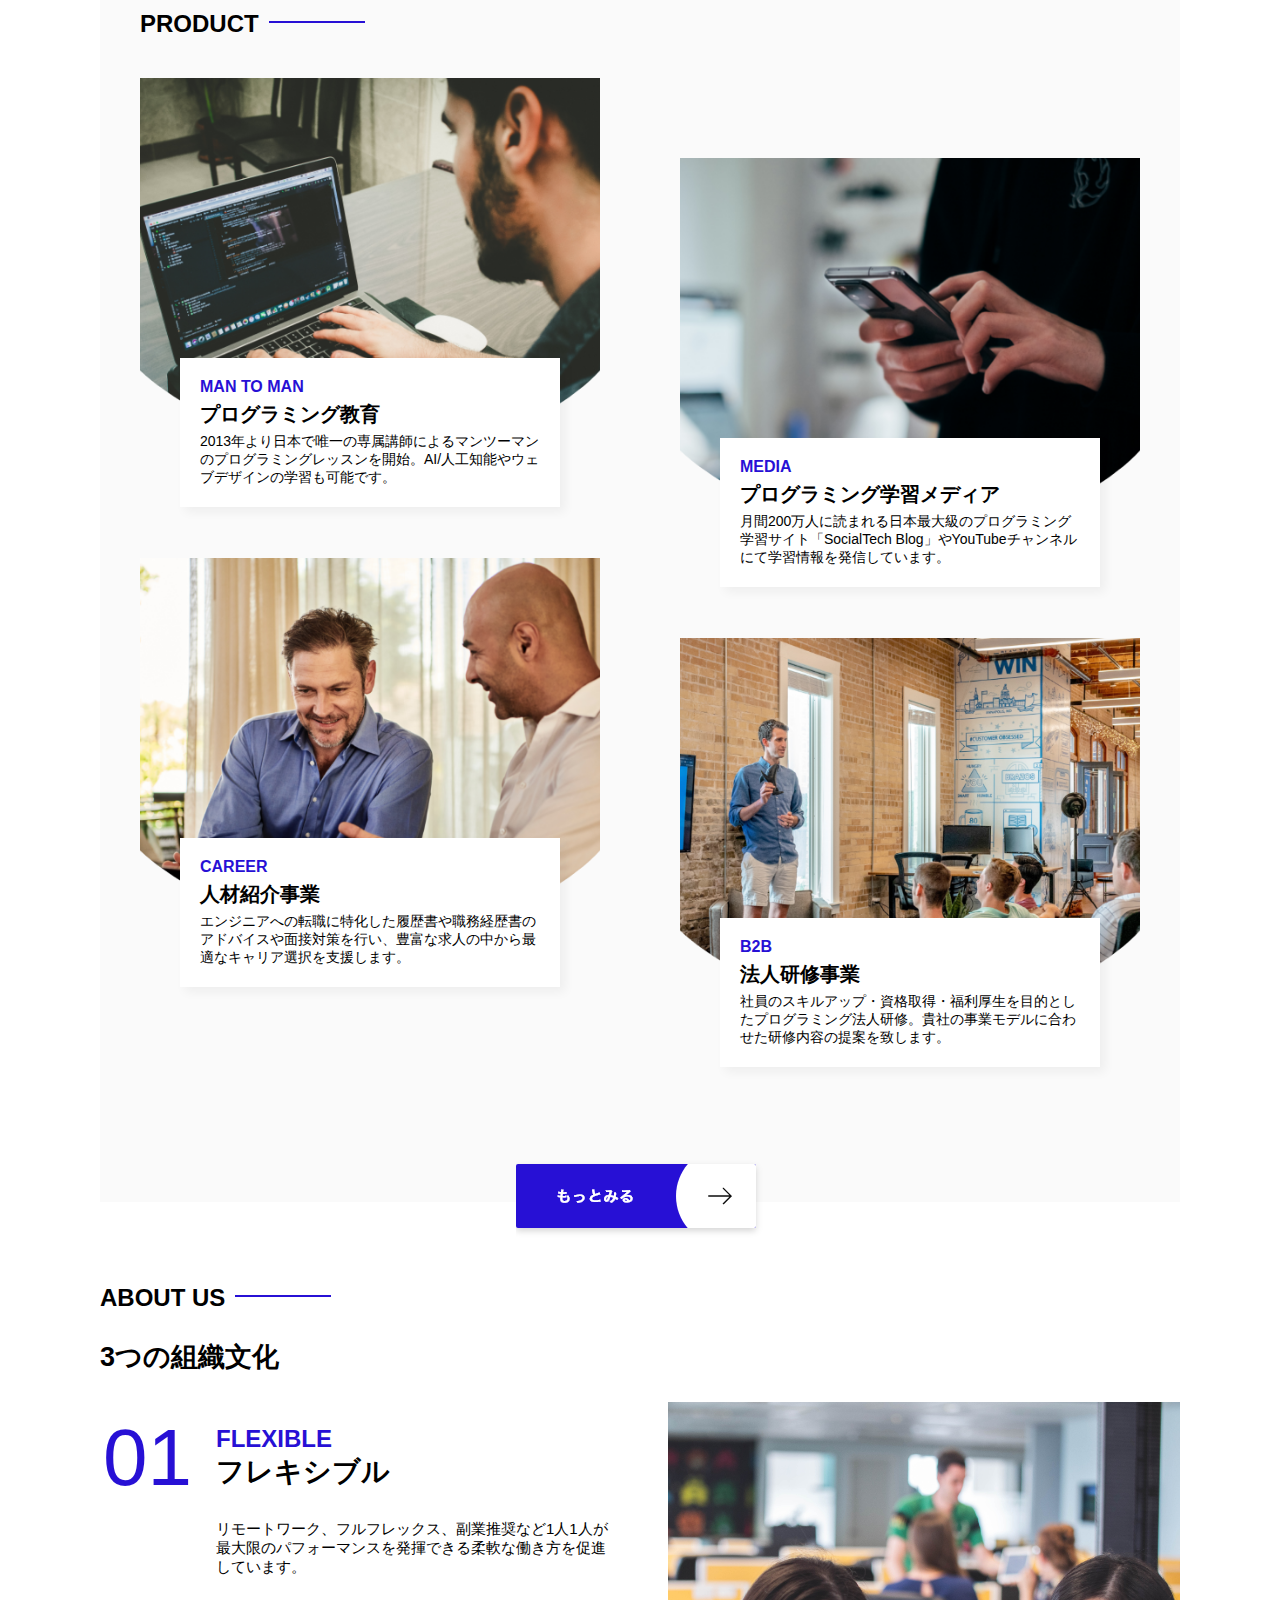
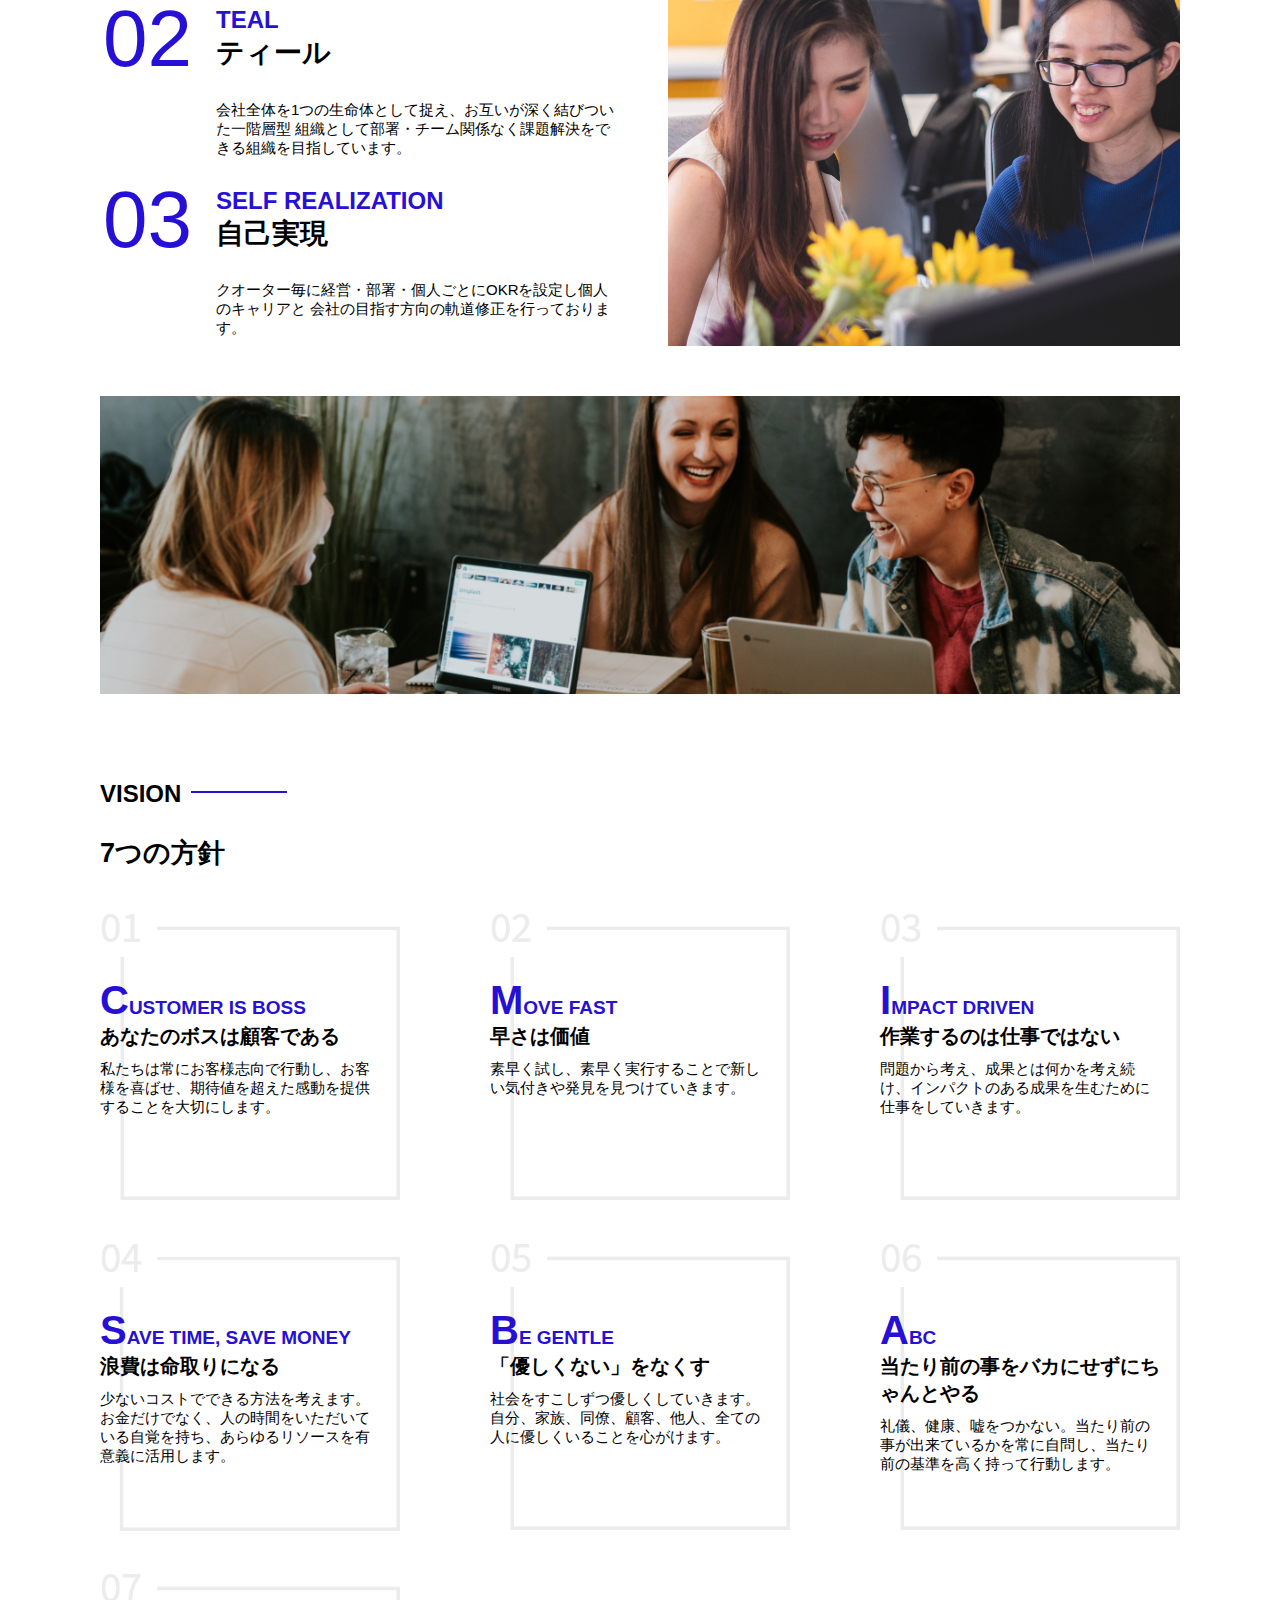
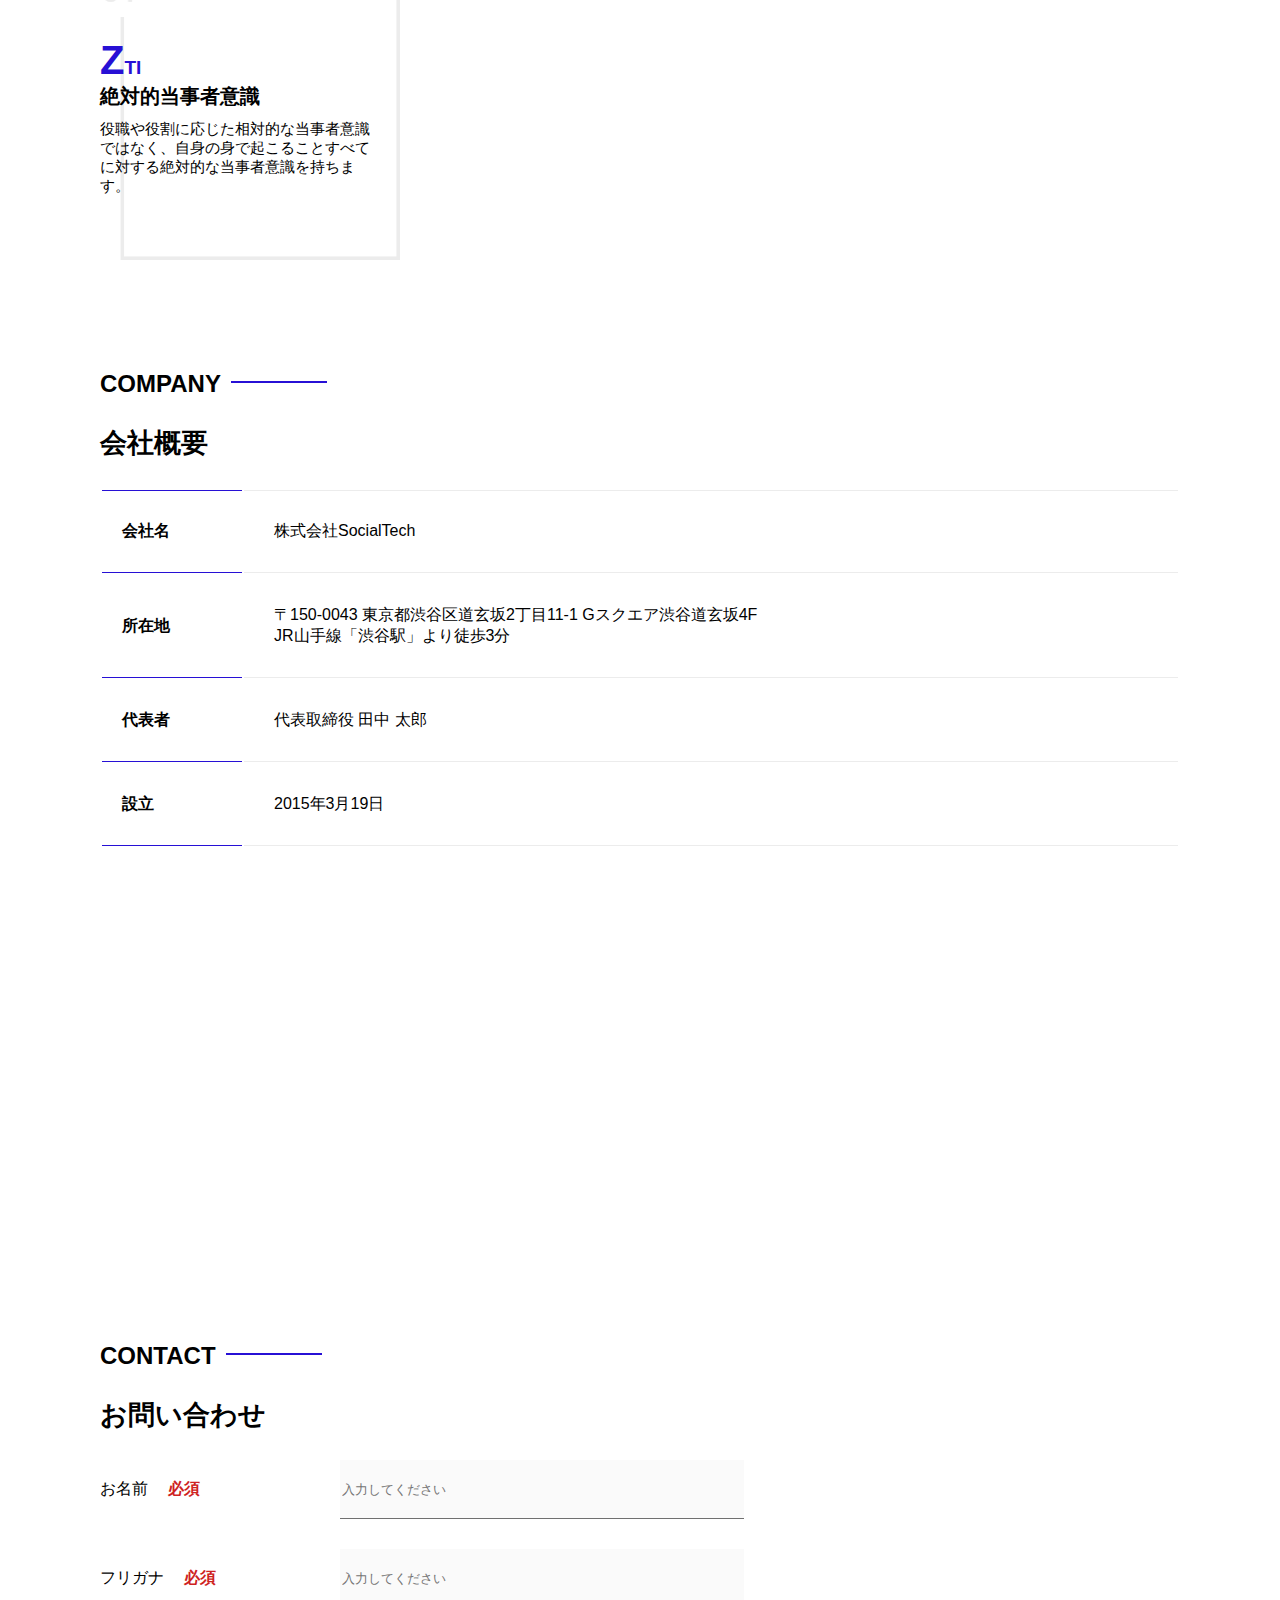
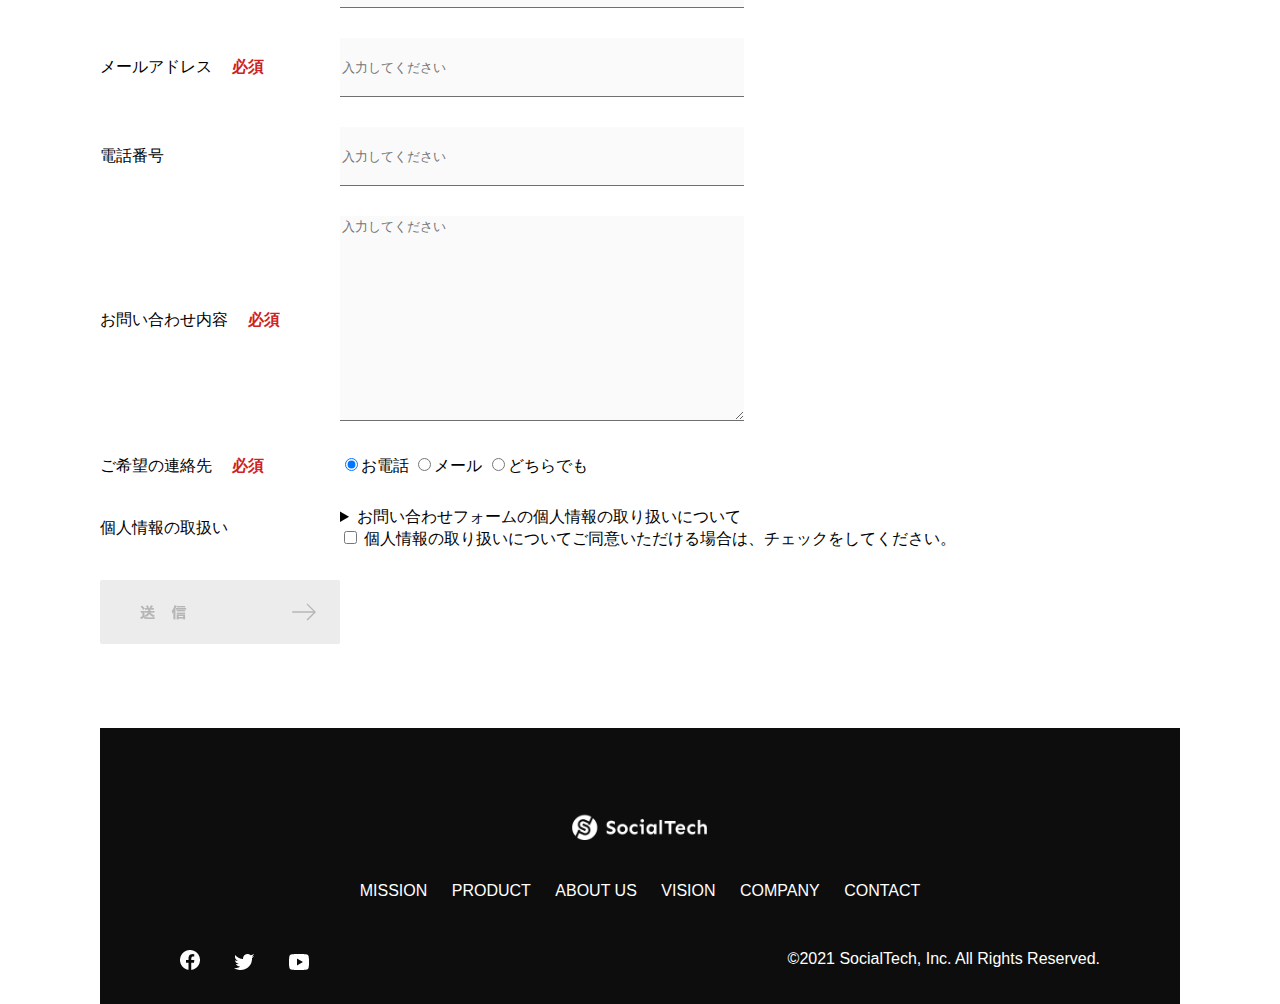
<file: kadai_tutorial_output/index.html>
<!DOCTYPE html>
<html>
<head>
  <title>SocialTech</title>
  <meta charset="UTF-8">
  <meta name="description" content="SocialTechはEdTech業界のリーディングカンパニーを目指します。">
  <meta name="viewport" content="width=device-width,initial-scale=1.0">
  <link rel="stylesheet" href="style.css">
</head>
<body>
  <header>
    <a href="index.html" id="logo"><img src="images/logo.png" alt="トップページに戻る"></a>

    <nav id="nav-pc">
      <a href="mission.html">MISSION</a>
      <a href="product.html">PRODUCT</a>
      <a href="index.html#aboutus">ABOUT US</a>
      <a href="index.html#vision">VISION</a>
      <a href="index.html#company">COMPANY</a>
      <a href="index.html#contact">CONTACT</a>
    </nav>
     <img id="menu-sp" src="images/button-menu.png" alt="ナビゲーションを開く" onclick="document.getElementById('nav-sp').style.display = 'block'">
     <nav id="nav-sp">
      <img id="close" src="images/button-close.png" alt="ナビゲーションを閉じる" onclick="document.getElementById('nav-sp').style.display = 'none'">
      <a id="logo-sp" href="index.html" onclick="document.getElementById('nav-sp').style.display = 'none'"><img src="images/logo-sp.png" alt="トップページに戻る"></a>
      <a class="menu" href="mission.html" onclick="document.getElementById('nav-sp').style.display = 'none'">MISSION</a>
      <a class="menu" href="product.html" onclick="document.getElementById('nav-sp').style.display = 'none'">PRODUCT</a>
      <a class="menu" href="index.html#aboutus" onclick="document.getElementById('nav-sp').style.display = 'none'">ABOUT US</a>
      <a class="menu" href="index.html#vision" onclick="document.getElementById('nav-sp').style.display = 'none'">VISION</a>
      <a class="menu" href="index.html#company" onclick="document.getElementById('nav-sp').style.display = 'none'">COMPANY</a>
      <a class="menu" href="index.html#contact" onclick="document.getElementById('nav-sp').style.display = 'none'">CONTACT</a>
      <div id="sns">
        <a href="https://www.facebook.com/sejuku2013"><img src="images/button-facebook.png" alt="Facebookのリンク"></a>
        <a href="https://twitter.com/samuraijuku"><img src="images/button-twitter.png" alt="Twitterのリンク"></a>
        <a href="https://www.youtube.com/channel/UCCFOQO5aDK0xXam4cUQXT8g"><img src="images/button-youtube.png" alt="YouTubeのリンク"></a>
      </div>
     </nav>
  </header>

  <main>
    <article>
      <section id="main-visual">
        <div id="main-message">
          <h1>WORLD PEACE</h1>
          <p>IT教育で世界平和を実現する</p>

        </div>
        <img src="images/index/index-main.png" alt="PCの周りに集まる多国籍の仲間たち">
      </section>
      <section id="mission">
        <h2 class="index-h2">MISSION</h2>
        <div id="mission-flex">
          <div>
            <img id="mission-photo" src="images/index/index-mission.png" alt="屋外のベンチで写真を撮影する多国籍の仲間たち">
            <h3>世界平和の実現</h3>
            <p>
              人類の悲願である世界平和。世界平和を脅かす様々な社会問題を解決するためには、イノベーションをどんどん起こしていく必要があります。SocialTechは、プログラミング教育を通してイノベーターを輩出することで、世界平和という大きなテーマに挑んでいきます。
            </p>
           </div>
           <div>
            <img id="s2dgs" src="images/index/s2dgs.png" alt="s2dgs">
            <h3>S2DGsの実現</h3>
            <p>国連が掲げる「Sustainable Deplopment Goals（持続可能な開発目標）」に含まれる17つのグローバル目標のうち、以下の5つの目標の実現をミッションとしてサービスを展開しています。</p>
            <a href="mission.html">
              <img src="images/button-more.png" alt="もっと見る">
            </a>
           </div>
        </div>
      </section>

      <section id="product">
        <h2 class="index-h2">PRODUCT</h2>

        <div>

          <div id="product-left">

            <div>
              <img class="product-photo" src="images/index/index-mantoman.png" alt="PCでコードを書く男性">
              <div class="product-explain">
                <span>MAN TO MAN</span>
                <h3>プログラミング教育</h3>
                <p>2013年より日本で唯一の専属講師によるマンツーマンのプログラミングレッスンを開始。AI/人工知能やウェブデザインの学習も可能です。</p>
              </div>
            </div>
            
            <div>
              <img class="product-photo" src="images/index/index-career.png" alt="笑顔で話し合う2人の男性">
              <div class="product-explain">
                <span>CAREER</span>
                <h3>人材紹介事業</h3>
                <p>エンジニアへの転職に特化した履歴書や職務経歴書のアドバイスや面接対策を行い、豊富な求人の中から最適なキャリア選択を支援します。</p>
              </div>
            </div>

          </div>

          <div id="product-right">
            <div>
               <img class="product-photo" src="images/index/index-media.png" alt="スマートフォンを操作する人">
               <div class="product-explain">
                <span>MEDIA</span>
                <h3>プログラミング学習メディア</h3>
                <p>月間200万人に読まれる日本最大級のプログラミング学習サイト「SocialTech Blog」やYouTubeチャンネルにて学習情報を発信しています。</p>     
               </div>
             </div>
              <div>
              <img class="product-photo" src="images/index/index-b2b.png" alt="講演中の男性とそれを聴く人々">
              <div class="product-explain">
                <span>B2B</span>
                 <h3>法人研修事業</h3>
                 <p>社員のスキルアップ・資格取得・福利厚生を目的としたプログラミング法人研修。貴社の事業モデルに合わせた研修内容の提案を致します。</p>
              </div>
            </div>
          </div>
        </div>
        <div>
          <a id="product-more" href="product.html">
            <img src="images/button-more.png" alt="もっとみる">
          </a>
        </div>
      </section>
      <section id="aboutus">
        <h2 class="index-h2">ABOUT US</h2>
        <h3>3つの組織文化</h3>
        <div>
          <table class="culture-table">
            <tr>
              <td>
               <span class="culture-num">01</span>
              </td>
              <td>
               <span class="culture-en">FLEXIBLE</span>
               <span class="culture-jp">フレキシブル</span>
               </td>
            </tr>
            <tr>
              <td>
              </td>
              <td>
               <p class="culture-description">
               リモートワーク、フルフレックス、副業推奨など1人1人が最大限のパフォーマンスを発揮できる柔軟な働き方を促進しています。
               </p>
              </td>
            </tr>
             <tr>
              <td>
                 <span class="culture-num">02</span>
              </td>
              <td>
                 <span class="culture-en">TEAL</span>
                 <span class="culture-jp">ティール</span>
              </td>
             </tr>
             <tr>
              <td>
              </td>
              <td>
               <p class="culture-description">
               会社全体を1つの生命体として捉え、お互いが深く結びついた一階層型
               組織として部署・チーム関係なく課題解決をできる組織を目指しています。
               </p>
              </td>
             </tr>
             <tr>
              <td>
               <span class="culture-num">03</span>
              </td>
              <td>
               <span class="culture-en">SELF REALIZATION</span>
               <span class="culture-jp">自己実現</span>
              </td>
             </tr>
             <tr>
              <td>
              </td>
              <td>
                <p class="culture-description">
                クオーター毎に経営・部署・個人ごとにOKRを設定し個人のキャリアと
                会社の目指す方向の軌道修正を行っております。
                </p>
            </td>
          </tr>
         </table>
         <img class="culture-img" src="images/index/index-aboutus1.png" alt="笑顔で話し合う2人の女性"> 
        </div>
        <img class="culture-img2" src="images/index/index-aboutus2.png" alt="笑顔で話し合う3人の男女">
      </section>
       <section id="vision">
        <h2 class="index-h2">VISION</h2>
        <h3>7つの方針</h3>
        <div>
          <div class="vision-box">
            <img src="images/index/vision-01.png" alt="01">
            <span>
             <h4>CUSTOMER IS BOSS</h4>
             <h5>あなたのボスは顧客である</h5>
             <p>私たちは常にお客様志向で行動し、お客様を喜ばせ、期待値を超えた感動を提供することを大切にします。</p>
            </span>
          </div>
          <div class="vision-box">
            <img src="images/index/vision-02.png" alt="02">
            <span>
            <h4>MOVE FAST</h4>
            <h5>早さは価値</h5>
             <p>素早く試し、素早く実行することで新しい気付きや発見を見つけていきます。</p>
            </span>
          </div>
          <div class="vision-box">
            <img src="images/index/vision-03.png" alt="03">
             <span>
             <h4>IMPACT DRIVEN</h4>
             <h5>作業するのは仕事ではない</h5>
             <p>問題から考え、成果とは何かを考え続け、インパクトのある成果を生むために仕事をしていきます。</p>
             </span>
           </div>
           <div class="vision-box">
           <img src="images/index//vision-04.png" alt="04">
             <span>
              <h4>SAVE TIME, SAVE MONEY</h4>
              <h5>浪費は命取りになる</h5>
                <p>少ないコストでできる方法を考えます。お金だけでなく、人の時間をいただいている自覚を持ち、あらゆるリソースを有意義に活用します。</p>
             </span>
             </div>
             <div class="vision-box">
              <img src="images/index/vision-05.png" alt="05">
              <span>
              <h4>BE GENTLE</h4>
              <h5>「優しくない」をなくす</h5>
              <p>社会をすこしずつ優しくしていきます。自分、家族、同僚、顧客、他人、全ての人に優しくいることを心がけます。</p>
              </span>
            </div>
            <div class="vision-box">
             <img src="images/index/vision-06.png" alt="06">
              <span>
              <h4>ABC</h4>
              <h5>当たり前の事をバカにせずにちゃんとやる</h5>
              <p>礼儀、健康、嘘をつかない。当たり前の事が出来ているかを常に自問し、当たり前の基準を高く持って行動します。</p>
              </span>
            </div>
            <div class="vision-box">
             <img src="images/index/vision-07.png" alt="07">
              <span>
              <h4>ZTI</h4>
              <h5>絶対的当事者意識</h5>
               <p>役職や役割に応じた相対的な当事者意識ではなく、自身の身で起こることすべてに対する絶対的な当事者意識を持ちます。</p>
               </span>
              </div>
        </div>

       </section>
       <section id="company">
        <h2 class="index-h2">COMPANY</h2>
        <h3>会社概要</h3>
        <table id="company-table">
          <tr>
          <th class="tableheader-first">会社名</th>
          <td class="cell-first">株式会社SocialTech</td>
          </tr>
          <tr>
          <th class="tableheader">所在地</th>
          <td class="cell">〒150-0043 東京都渋谷区道玄坂2丁目11-1 Gスクエア渋谷道玄坂4F<br>JR山手線「渋谷駅」より徒歩3分</td>
          </tr>
          <tr>
          <th class="tableheader">代表者</th>
          <td class="cell">代表取締役 田中 太郎</td>
          </tr>
          <tr>
          <th class="tableheader">設立</th>
          <td class="cell">2015年3月19日</td>
          </tr>
          </table>
          <iframe
           src="https://www.google.com/maps/embed?pb=!1m18!1m12!1m3!1d3241.7759544892483!2d139.69399665123464!3d35.65789123876098!2m3!1f0!2f0!3f0!3m2!1i1024!2i768!4f13.1!3m3!1m2!1s0x60188caa0042e8d1%3A0xba130bea826a7aa2!2z44CSMTUwLTAwNDMg5p2x5Lqs6YO95riL6LC35Yy66YGT546E5Z2C77yS5LiB55uu77yR77yR4oiS77yR!5e0!3m2!1sja!2sjp!4v1636872991912!5m2!1sja!2sjp"
           style="border:0;" allowfullscreen="" loading="lazy">
          </iframe>
       </section>

       <section id="contact">
        <h2 class="index-h2">CONTACT</h2>
        <h3>お問い合わせ</h3>

        <form action="https://api.staticforms.xyz/submit" method="post">
          <input type="text" name="honeypot" style="display:none">
          <input type="hidden" name="accessKey" value="xxxxxxxx-xxxx-xxxx-xxxx-xxxxxxxxxxxx">
          <input type="hidden" name="subject" value="お問い合わせフォーム">
          <input type="hidden" name="replyTo" value="⚪︎⚪︎⚪︎@△△△.com">
          <input type="hidden" name="redirectTo" value="">

          <div>
            <div class="contact-heading">
              <label class="contact-label">お名前<span class="contact-span">必須</span></label>
            </div>
            <div>
              <input type="text" name="name" placeholder="入力してください" class="contact-textbox">
            </div>
          </div>
          <div>
            <div class="contact-heading">
              <label class="contact-label">フリガナ<span class="contact-span">必須</span></label>
            </div>
            <div>
              <input type="text" name="hurigana" placeholder="入力してください" class="contact-textbox">
            </div>
          </div>
          <div>
            <div class="contact-heading">
             <label class="contact-label">メールアドレス<span class="contact-span">必須</span></label>
            </div>
            <div>
             <input type="text" name="email" placeholder="入力してください" class="contact-textbox">
            </div>
          </div>
          <div>
            <div class="contact-heading">
             <label class="contact-label">電話番号</label>
            </div>
            <div>
             <input type="text" name="tel" placeholder="入力してください" class="contact-textbox">
            </div>
          </div>
          <div>
            <div class="contact-heading">
              <label class="contact-label">お問い合わせ内容<span class="contact-span">必須</span></label>
            </div>
            <div>
              <textarea class="contact-textarea" placeholder="入力してください" name="message"></textarea>
            </div>
          </div>
          <div>
            <div class="contact-heading">
              <label class="contact-label">ご希望の連絡先<span class="contact-span">必須</span></label>
            </div>
            <div>
              <input class="radiobutton" type="radio" value="tel" name="contact" checked><label>お電話</label>
              <input class="radiobutton" type="radio" value="mail" name="contact"><label>メール</label>
              <input class="radiobutton" type="radio" value="both" name="contact"><label>どちらでも</label>
            </div>
          </div>
          <div>
            <div class="contact-heading">
              <label class="contact-label">個人情報の取扱い</label>
            </div>
            <div>
              <details>
                <summary>お問い合わせフォームの個人情報の取り扱いについて</summary>
                <div>
                  <span>１．組織の名称又は氏名</span><br>
                  株式会社SocialTech<br><br>
                  <span>２．個人情報保護管理者（若しくはその代理人）の氏名又は職名、所属及び連絡先
                    鈴木 一郎 コーポレート部</span><br>
                    メールアドレス:support@socialtech.net<br>
                    TEL:03-xxxx-xxxx<br>
                  <span>３．個人情報の利用目的</span><br>
                  ・本サービス及び本サービスに関連する情報の提供又はそれらに関する連絡のため<br>
                  ・ユーザーの本人確認のため<br>
                  ・当社サービスのご案内のため<br>
                  ・当社の商品等の広告または宣伝（電子メールによるものを含むものとします。）<br><br>
                  <span>４．個人情報の取り扱い業務の委託</span><br>
                  個人情報の取扱業務の全部または一部を外部に業務委託する場合があります。<br>
                  その際、弊社は、個人情報を適切に保護できる管理体制を敷き実行していることを条件として<br>
                  委託先を厳選したうえで、機密保持契約を委託先と締結し、お客様の個人情報を厳密に管理させます。<br><br>
                  <span>５．個人情報の開示等の請求</span><br>
                  お客様は、弊社に対してご自身の個人情報の開示等（利用目的の通知、開示、内容の訂正・追加・削除、利用の停止または消去、第三者への提供の停止）に関して、当社問合わせ窓口に申し出ることができます。<br>
                  その際、弊社はお客様ご本人を確認させていただいたうえで、合理的な期間内に対応いたします。<br><br>
                  なお、個人情報に関する弊社問合わせ先は、次の通りです。<br><br>
                  株式会社SocialTech 個人情報問合せ窓口<br>
                  〒150-0043 東京都渋谷区道玄坂2丁目11-1 Ｇスクエア渋谷道玄坂 4F<br>
                  メールアドレス:support@socialtech.net TEL:03-xxxx-xxxx<br><br>
                  <span>６．個人情報を提供されることの任意性について</span><br><br>
                  お客様がご自身の個人情報を弊社に提供されるか否かは、お客様のご判断によりますが、もしご提供されない場合には、適切なサービスが提供できない場合がありますので予めご了承ください。
                </div>
              </details>
              <input type="checkbox" name="agree">
              <span>個人情報の取り扱いについてご同意いただける場合は、チェックをしてください。</span>
            </div>
          </div>
            <input type="image" src="images/button-submit.png" alt="送信する">
        </form>
       </section>
        
    </article>
     <footer>
      <div id="footer-logo">
        <img src="images/logo-sp.png" alt="SocialTech">
      </div>
      <div id="footer-link">
        <a href="mission.html">MISSION</a>
        <a href="product.html">PRODUCT</a>
        <a href="index.html#aboutus">ABOUT US</a>
        <a href="index.html#vision">VISION</a>
        <a href="index.html#company">COMPANY</a>
        <a href="index.html#contact">CONTACT</a>
      </div>
      <div id="sns-footer">
        <a href="https://www.facebook.com/sejuku2013"><img src="images/button-facebook.png" alt="Facebookのリンク"></a>
        <a href="https://twitter.com/samuraijuku"><img src="images/button-twitter.png" alt="Twitterのリンク"></a>
        <a href="https://www.youtube.com/channel/UCCFOQO5aDK0xXam4cUQXT8g"><img src="images/button-youtube.png" alt="YouTubeのリンク"></a>
         <span id="copyright">&copy;2021 SocialTech, Inc. All Rights Reserved. </span>
      </div>
     </footer>
  </main>
</body>
</html>
</file>
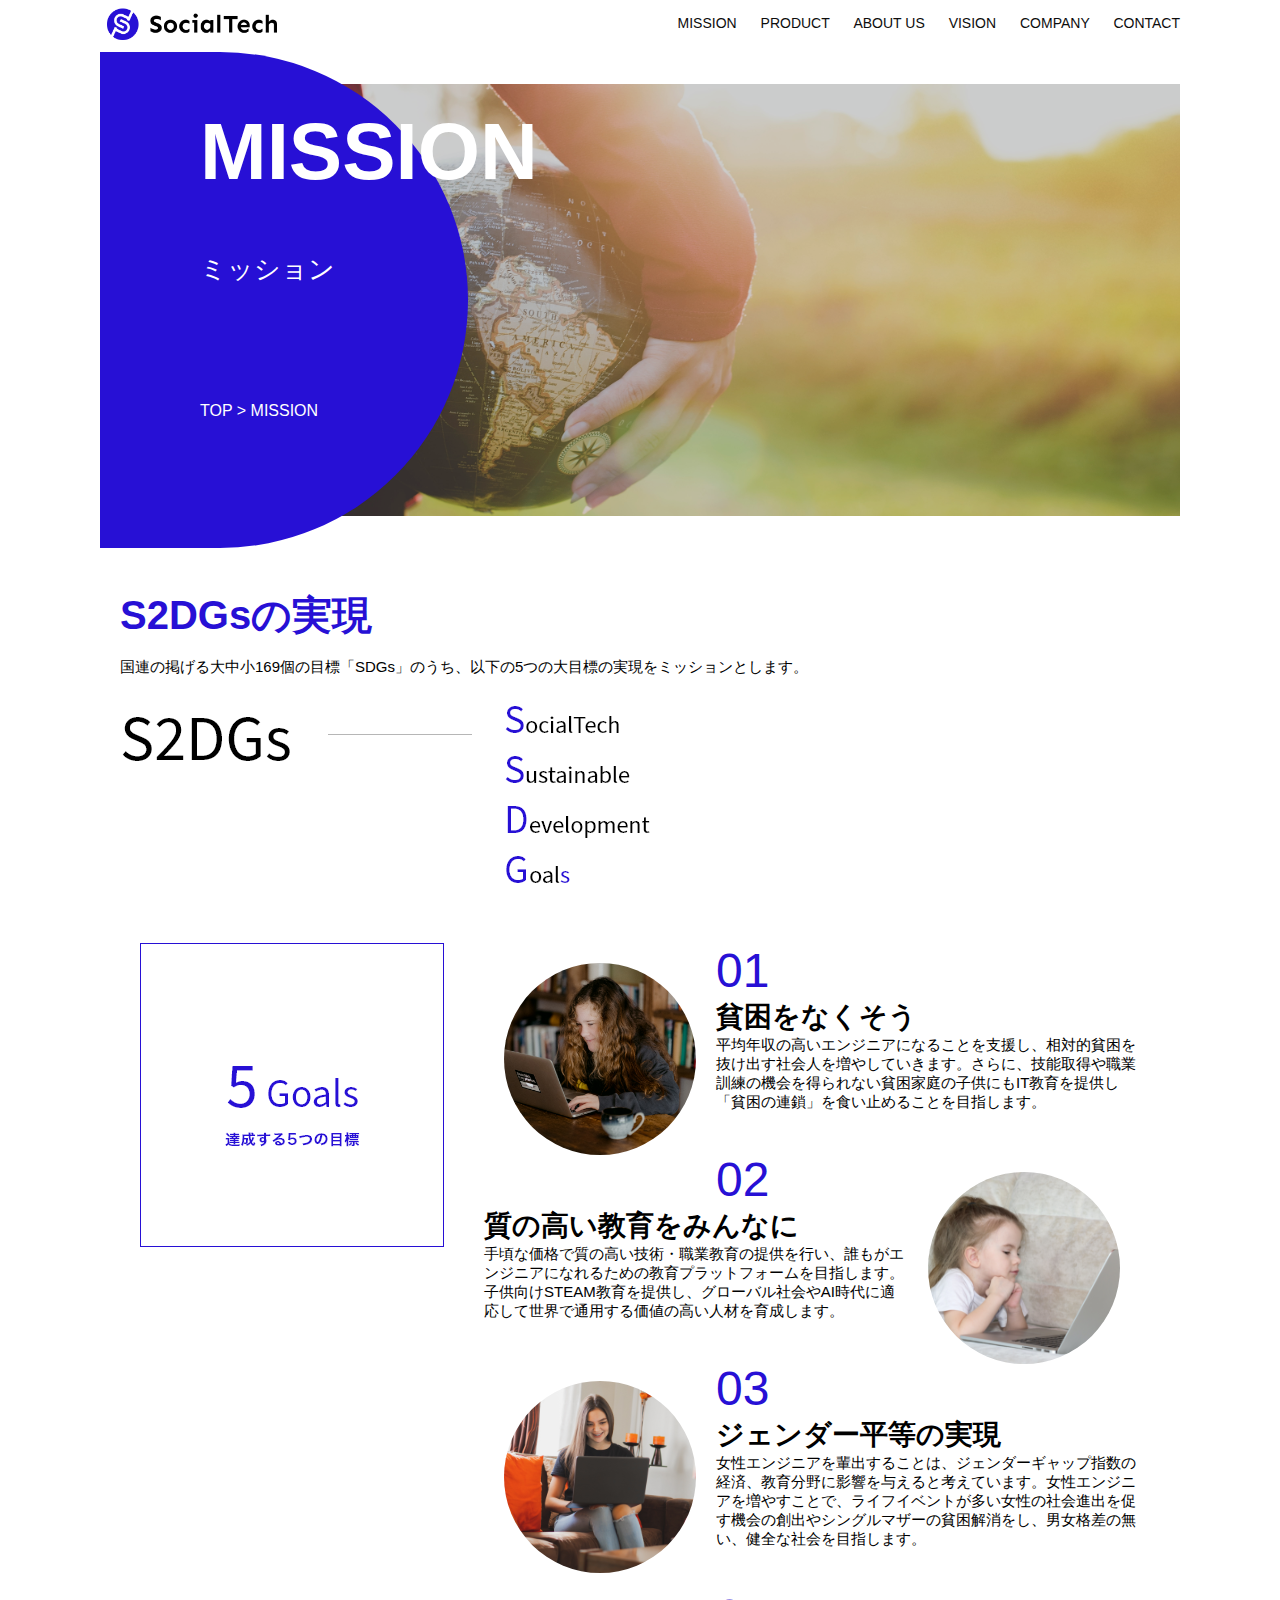
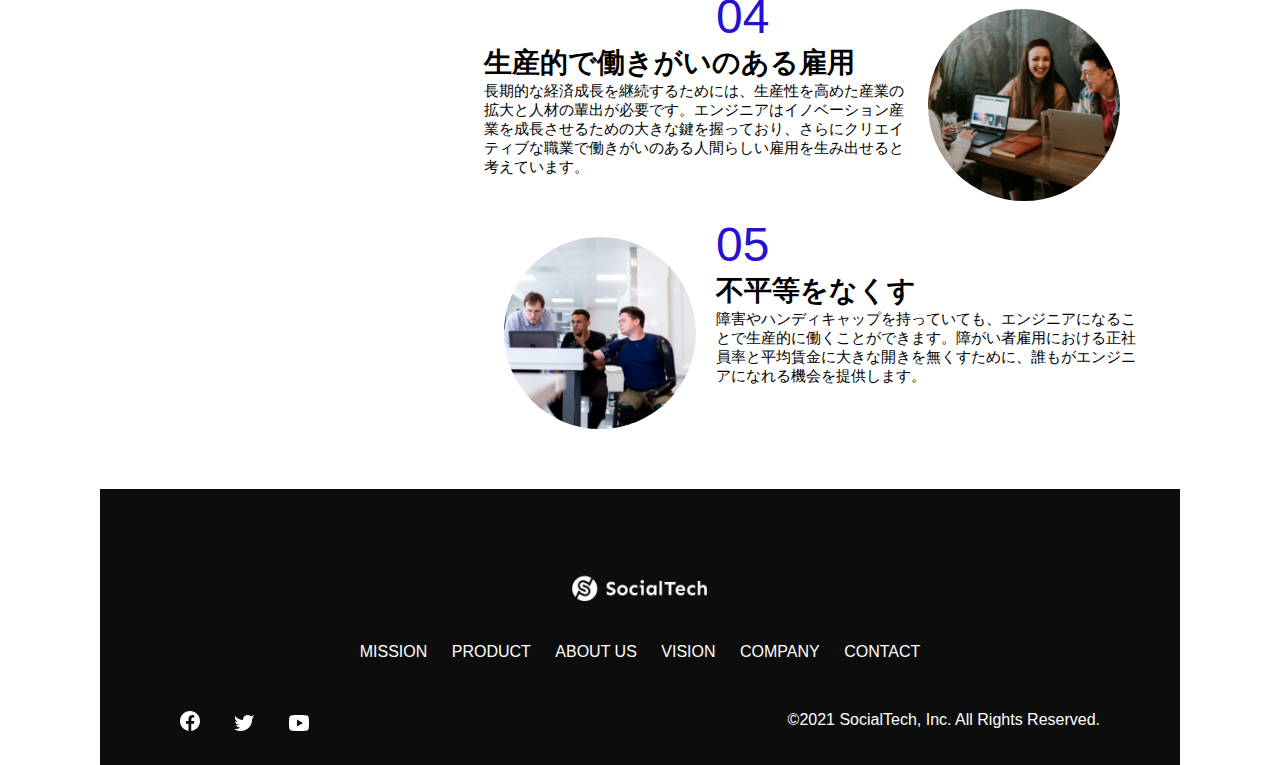
<file: kadai_tutorial_output/mission.html>
<!DOCTYPE html>
<html>
<head>
  <title>SocialTech - MISSION ミッション -</title>
  <meta charset="UTF-8">
  <meta name="description" content="SocialTechが目指す5つの目標（S2DGs）を紹介します">
  <meta name="viewport" content="width=device-width, initial-scale=1.0">
  <link rel="stylesheet" href="style.css">
</head>

<body>
  <header>
    <a href="index.html" id="logo"><img src="images/logo.png" alt="トップページに戻る"></a>

    <nav id="nav-pc">
      <a href="mission.html">MISSION</a>
      <a href="product.html">PRODUCT</a>
      <a href="index.html#aboutus">ABOUT US</a>
      <a href="index.html#vision">VISION</a>
      <a href="index.html#company">COMPANY</a>
      <a href="index.html#contact">CONTACT</a>
    </nav>

    <img id="menu-sp" src="images/button-menu.png" alt="ナビゲーションを開く" onclick="document.getElementById('nav-sp').style.display = 'block'">

    <nav id="nav-sp">
      <img id="close" src="images/button-close.png" alt="ナビゲーションを閉じる" onclick="document.getElementById('nav-sp').style.display = 'none'">
      <a id="logo-sp" href="index.html" onclick="document.getElementById('nav-sp').style.display = 'none'"><img src="images/logo-sp.png" alt="トップページに戻る"></a>
      <a class="menu" href="mission.html" onclick="document.getElementById('nav-sp').style.display = 'none'">MISSION</a>
      <a class="menu" href="product.html" onclick="document.getElementById('nav-sp').style.display = 'none'">PRODUCT</a>
      <a class="menu" href="index.html#aboutus" onclick="document.getElementById('nav-sp').style.display = 'none'">ABOUT US</a>
      <a class="menu" href="index.html#vision" onclick="document.getElementById('nav-sp').style.display = 'none'">VISION</a>
      <a class="menu" href="index.html#company" onclick="document.getElementById('nav-sp').style.display = 'none'">COMPANY</a>
      <a class="menu" href="index.html#contact" onclick="document.getElementById('nav-sp').style.display = 'none'">CONTACT</a>
      <div id="sns">
        <a href="https://www.facebook.com/sejuku2013"><img src="images/button-facebook.png" alt="Facebookのリンク"></a>
        <a href="https://twitter.com/samuraijuku"><img src="images/button-twitter.png" alt="Twitterのリンク"></a>
        <a href="https://www.youtube.com/channel/UCCFOQO5aDK0xXam4cUQXT8g"><img src="images/button-youtube.png" alt="YouTubeのリンク"></a>
      </div>
    </nav>
  </header>
  <main>
    <article>
      <section id="mission-main">
        <div id="mission-title">
          <h1>MISSION</h1>
          <span>ミッション</span>
          <div>TOP > MISSION</div>
        </div>
      </section>
      <section id="mission-s2dgs">
        <h2 class="mission-h2">S2DGsの実現</h2>
        <p>国連の掲げる大中小169個の目標「SDGs」のうち、以下の5つの大目標の実現をミッションとします。</p>
        <img src="images/mission/mission-s2dgs.png" alt="S2DGs">
      </section>
       <section id="mission-5goals">
        <div>
          <img id="s2dgs-image" src="images/mission/mission-5goals.png" alt="5Goals">
        </div>
        <div>
          <div>
            <img class="fivegoals-image-left" src="images/mission/mission-5goals01.png" alt="PCを操作する女の子">
            <span class="fivegoals-number">01</span>
            <h3 class="fivegoals-h3">貧困をなくそう</h3>
            <p class="fivegoals-p">
              平均年収の高いエンジニアになることを支援し、相対的貧困を抜け出す社会人を増やしていきます。さらに、技能取得や職業訓練の機会を得られない貧困家庭の子供にもIT教育を提供し「貧困の連鎖」を食い止めることを目指します。
            </p>
          </div>
          <div>
            <img class="fivegoals-image-right" src="images/mission/mission-5goals02.png" alt="PCを見つめる小さい女の子">
            <span class="fivegoals-number">02</span>
            <h3 class="fivegoals-h3">質の高い教育をみんなに</h3>
            <p class="fivegoals-p">
              手頃な価格で質の高い技術・職業教育の提供を行い、誰もがエンジニアになれるための教育プラットフォームを目指します。子供向けSTEAM教育を提供し、グローバル社会やAI時代に適応して世界で通用する価値の高い人材を育成します。
            </p>
          </div>
          <div>
            <img class="fivegoals-image-left" src="images/mission/mission-5goals03.png" alt="PCを操作する女性">
            <span class="fivegoals-number">03</span>
            <h3 class="fivegoals-h3">ジェンダー平等の実現</h3>
            <p class="fivegoals-p">
              女性エンジニアを輩出することは、ジェンダーギャップ指数の経済、教育分野に影響を与えると考えています。女性エンジニアを増やすことで、ライフイベントが多い女性の社会進出を促す機会の創出やシングルマザーの貧困解消をし、男女格差の無い、健全な社会を目指します。
            </p>
          </div>
          <div>
            <img class="fivegoals-image-right" src="images/mission/mission-5goals04.png" alt="笑顔で話し合う3人の男女">
            <span class="fivegoals-number">04</span>
            <h3 class="fivegoals-h3">生産的で働きがいのある雇用</h3>
            <p class="fivegoals-p">
              長期的な経済成長を継続するためには、生産性を高めた産業の拡大と人材の輩出が必要です。エンジニアはイノベーション産業を成長させるための大きな鍵を握っており、さらにクリエイティブな職業で働きがいのある人間らしい雇用を生み出せると考えています。
            </p>
          </div>
          <div>
            <img class="fivegoals-image-left" src="images/mission/mission-5goals05.png" alt="障害を持つ男性が生き生きと働く様子">
            <span class="fivegoals-number">05</span>
            <h3 class="fivegoals-h3">不平等をなくす</h3>
            <p class="fivegoals-p">
              障害やハンディキャップを持っていても、エンジニアになることで生産的に働くことができます。障がい者雇用における正社員率と平均賃金に大きな開きを無くすために、誰もがエンジニアになれる機会を提供します。
            </p>
          </div>
        </div>
       </section>
       
    </article>
    <footer>
      <div id="footer-logo">
        <img src="images/logo-sp.png" alt="SocialTech">
      </div>
      <div id="footer-link">
        <a href="mission.html">MISSION</a>
        <a href="product.html">PRODUCT</a>
        <a href="index.html#aboutus">ABOUT US</a>
        <a href="index.html#vision">VISION</a>
        <a href="index.html#company">COMPANY</a>
        <a href="index.html#contact">CONTACT</a>
      </div>
      <div id="sns-footer">
        <a href="https://www.facebook.com/sejuku2013"><img src="images/button-facebook.png" alt="Facebookのリンク"></a>
        <a href="https://twitter.com/samuraijuku"><img src="images/button-twitter.png" alt="Twitterのリンク"></a>
        <a href="https://www.youtube.com/channel/UCCFOQO5aDK0xXam4cUQXT8g"><img src="images/button-youtube.png" alt="YouTubeのリンク"></a>
         <span id="copyright">&copy;2021 SocialTech, Inc. All Rights Reserved. </span>
      </div>
    </footer>
  </main>
</body>

</html>
</file>
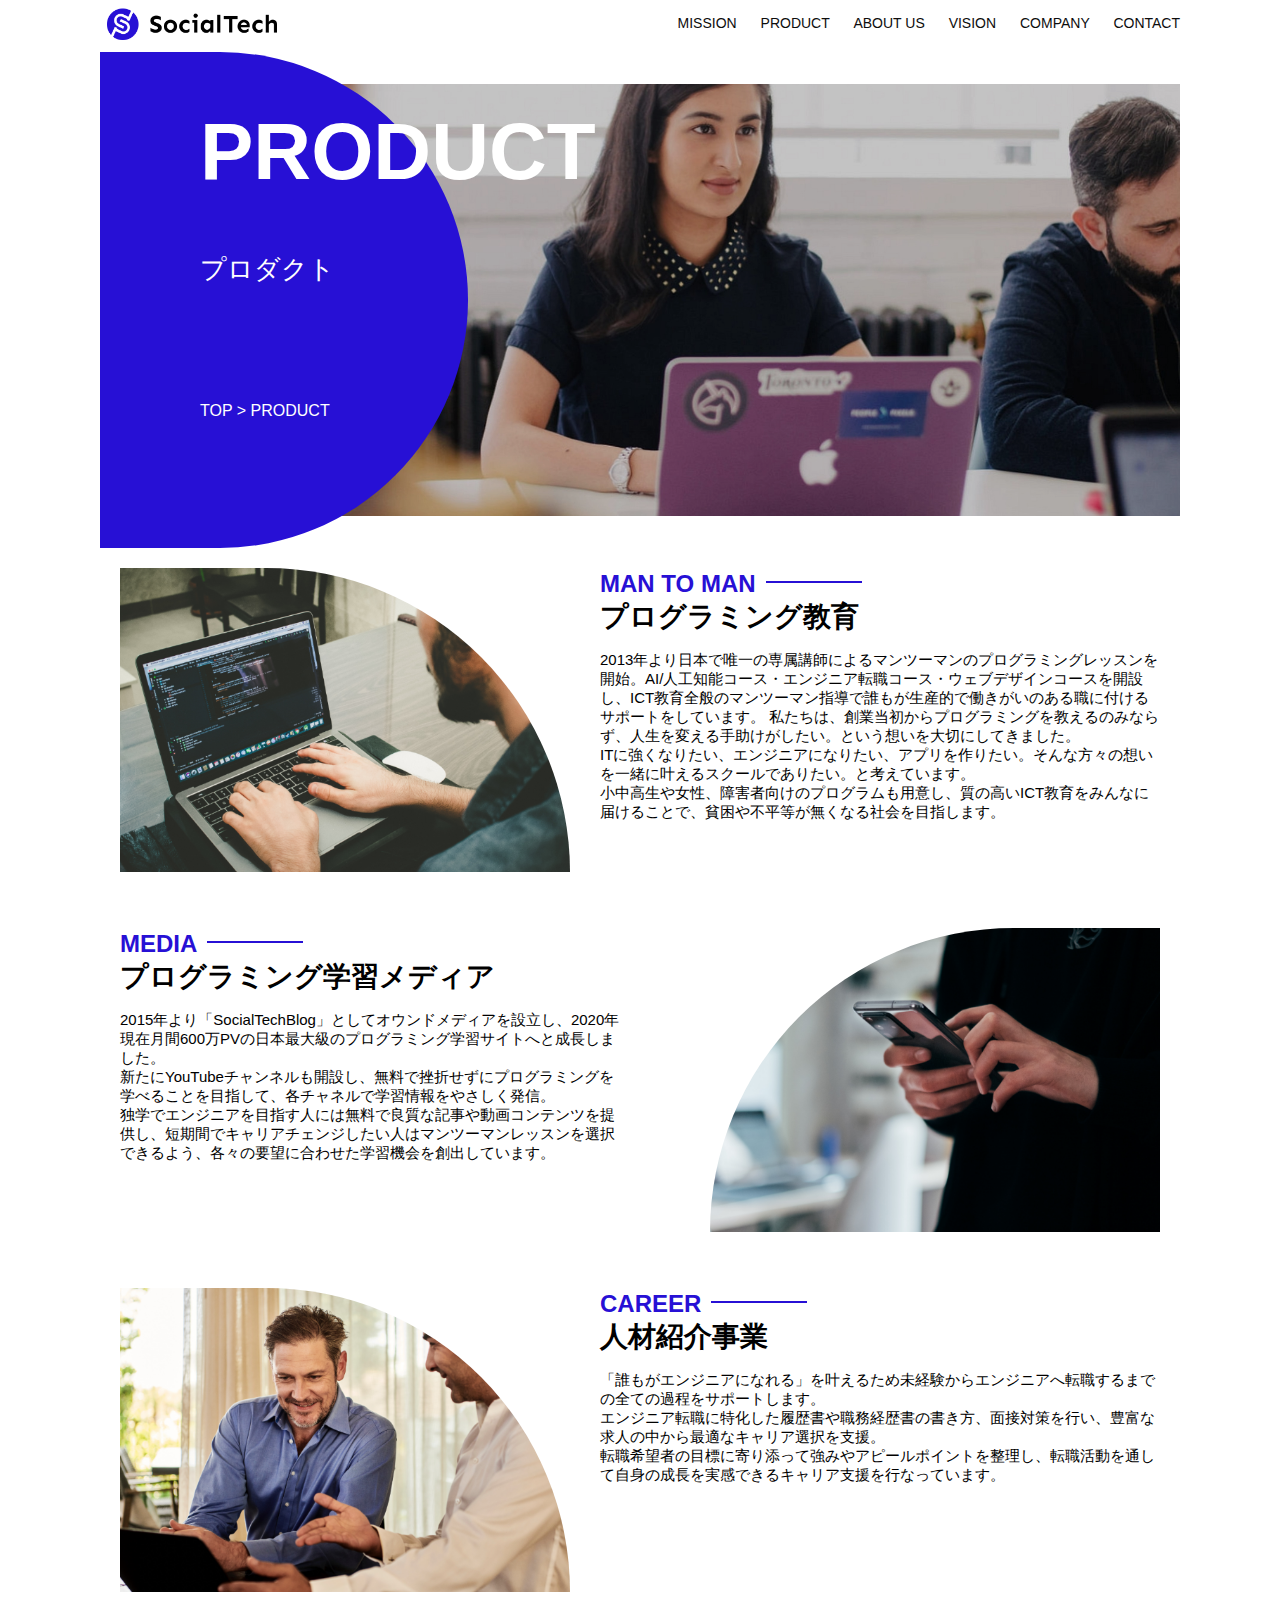
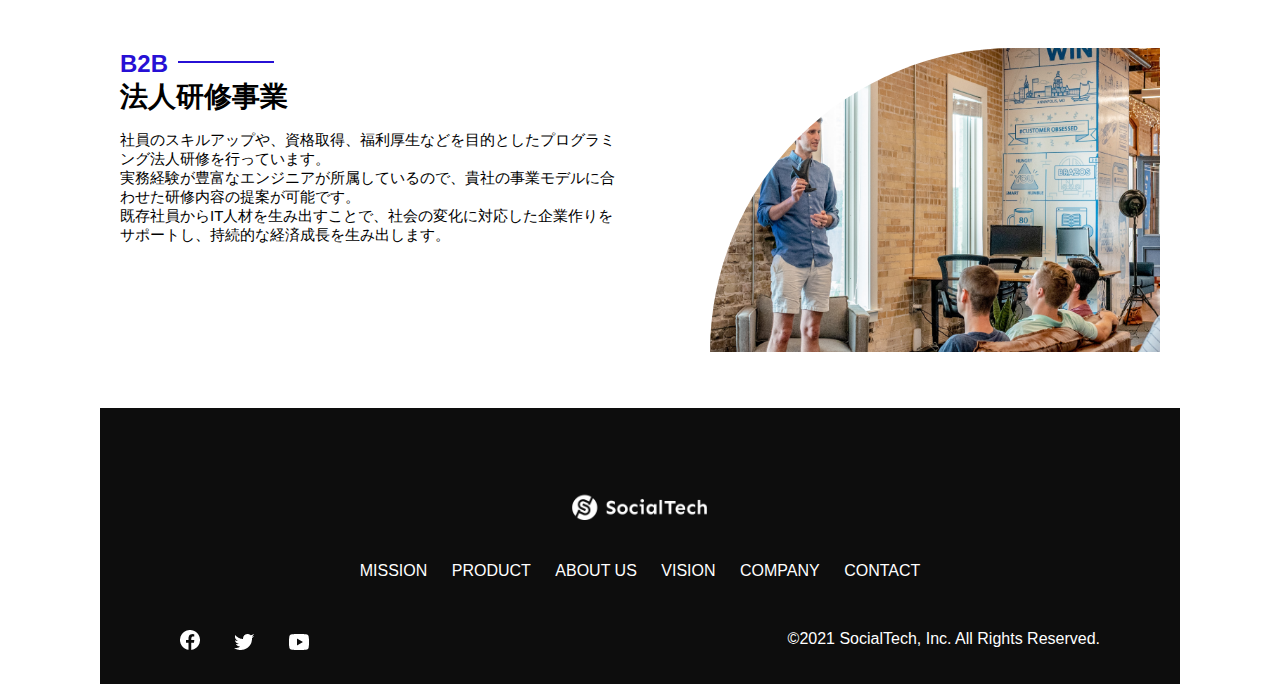
<file: kadai_tutorial_output/product.html>
<!DOCTYPE html>
<html>
<head>
  <title>SocialTech -PRODUCT プロダクト-</title>
  <meta charset="UTF-8">
  <meta name="description" content="SocialTechの4つのプロダクトを紹介します">
  <meta name="viewport" content="width=device-width,initial-scale=1.0">
  <link rel="stylesheet" href="style.css">
</head>
<body>
  <header>
    <a href="index.html" id="logo"><img src="images/logo.png" alt="トップページに戻る"></a>

    <nav id="nav-pc">
      <a href="mission.html">MISSION</a>
      <a href="product.html">PRODUCT</a>
      <a href="index.html#aboutus">ABOUT US</a>
      <a href="index.html#vision">VISION</a>
      <a href="index.html#company">COMPANY</a>
      <a href="index.html#contact">CONTACT</a>
    </nav>
     <img id="menu-sp" src="images/button-menu.png" alt="ナビゲーションを開く" onclick="document.getElementById('nav-sp').style.display = 'block'">
     <nav id="nav-sp">
      <img id="close" src="images/button-close.png" alt="ナビゲーションを閉じる" onclick="document.getElementById('nav-sp').style.display = 'none'">
      <a id="logo-sp" href="index.html" onclick="document.getElementById('nav-sp').style.display = 'none'"><img src="images/logo-sp.png" alt="トップページに戻る"></a>
      <a class="menu" href="mission.html" onclick="document.getElementById('nav-sp').style.display = 'none'">MISSION</a>
      <a class="menu" href="product.html" onclick="document.getElementById('nav-sp').style.display = 'none'">PRODUCT</a>
      <a class="menu" href="index.html#aboutus" onclick="document.getElementById('nav-sp').style.display = 'none'">ABOUT US</a>
      <a class="menu" href="index.html#vision" onclick="document.getElementById('nav-sp').style.display = 'none'">VISION</a>
      <a class="menu" href="index.html#company" onclick="document.getElementById('nav-sp').style.display = 'none'">COMPANY</a>
      <a class="menu" href="index.html#contact" onclick="document.getElementById('nav-sp').style.display = 'none'">CONTACT</a>
      <div id="sns">
        <a href="https://www.facebook.com/sejuku2013"><img src="images/button-facebook.png" alt="Facebookのリンク"></a>
        <a href="https://twitter.com/samuraijuku"><img src="images/button-twitter.png" alt="Twitterのリンク"></a>
        <a href="https://www.youtube.com/channel/UCCFOQO5aDK0xXam4cUQXT8g"><img src="images/button-youtube.png" alt="YouTubeのリンク"></a>
      </div>
     </nav>
  </header>
  <main>
    <article>
      <section id="product-main">
        <div id="product-title">
          <h1>PRODUCT</h1>
          <span>プロダクト</span>
          <div>TOP > PRODUCT</div>
        </div>
      </section>
      <section class="product-section1">
        <img src="images/product/product-mantoman.png" alt="PCでコードを書く男性">
        <div>
          <h2 class="product-h2">MAN TO MAN</h2>
          <h3 class="product-h3">プログラミング教育</h3>
          <p>
            2013年より日本で唯一の専属講師によるマンツーマンのプログラミングレッスンを開始。AI/人工知能コース・エンジニア転職コース・ウェブデザインコースを開設し、ICT教育全般のマンツーマン指導で誰もが生産的で働きがいのある職に付けるサポートをしています。
            私たちは、創業当初からプログラミングを教えるのみならず、人生を変える手助けがしたい。という想いを大切にしてきました。<br>ITに強くなりたい、エンジニアになりたい、アプリを作りたい。そんな方々の想いを一緒に叶えるスクールでありたい。と考えています。<br>小中高生や女性、障害者向けのプログラムも用意し、質の高いICT教育をみんなに届けることで、貧困や不平等が無くなる社会を目指します。
          </p>
        </div>
      </section>
      <section class="product-section2">
        <div>
          <h2 class="product-h2">MEDIA</h2>
          <h3 class="product-h3">プログラミング学習メディア</h3>
          <p>2015年より「SocialTechBlog」としてオウンドメディアを設立し、2020年現在月間600万PVの日本最大級のプログラミング学習サイトへと成長しました。<br>新たにYouTubeチャンネルも開設し、無料で挫折せずにプログラミングを学べることを目指して、各チャネルで学習情報をやさしく発信。<br>独学でエンジニアを目指す人には無料で良質な記事や動画コンテンツを提供し、短期間でキャリアチェンジしたい人はマンツーマンレッスンを選択できるよう、各々の要望に合わせた学習機会を創出しています。</p>
        </div>
        <img src="images/product/product-media.png" alt="スマートフォンを操作する人">
      </section>
      <section class="product-section1">
        <img src="images/product/product-career.png" alt="笑顔で話し合う2人の男性">
        <div>
          <h2 class="product-h2">CAREER</h2>
          <h3 class="product-h3">人材紹介事業</h3>
          <p>「誰もがエンジニアになれる」を叶えるため未経験からエンジニアへ転職するまでの全ての過程をサポートします。<br>エンジニア転職に特化した履歴書や職務経歴書の書き方、面接対策を行い、豊富な求人の中から最適なキャリア選択を支援。<br>転職希望者の目標に寄り添って強みやアピールポイントを整理し、転職活動を通して自身の成長を実感できるキャリア支援を行なっています。<br></p>
        </div>
      </section>
      <section class="product-section2">
        <div>
          <h2 class="product-h2">B2B</h2>
          <h3 class="product-h3">法人研修事業</h3>
          <p>社員のスキルアップや、資格取得、福利厚生などを目的としたプログラミング法人研修を行っています。<br>実務経験が豊富なエンジニアが所属しているので、貴社の事業モデルに合わせた研修内容の提案が可能です。<br>既存社員からIT人材を生み出すことで、社会の変化に対応した企業作りをサポートし、持続的な経済成長を生み出します。</p>
        </div>
        <img src="images/product/product-b2b.png" alt="講演中の男性とそれを聴く人々">
      </section>


    </article>
    <footer>
      <div id="footer-logo">
        <img src="images/logo-sp.png" alt="SocialTech">
      </div>
      <div id="footer-link">
        <a href="mission.html">MISSION</a>
        <a href="product.html">PRODUCT</a>
        <a href="index.html#aboutus">ABOUT US</a>
        <a href="index.html#vision">VISION</a>
        <a href="index.html#company">COMPANY</a>
        <a href="index.html#contact">CONTACT</a>
      </div>
      <div id="sns-footer">
        <a href="https://www.facebook.com/sejuku2013"><img src="images/button-facebook.png" alt="Facebookのリンク"></a>
        <a href="https://twitter.com/samuraijuku"><img src="images/button-twitter.png" alt="Twitterのリンク"></a>
        <a href="https://www.youtube.com/channel/UCCFOQO5aDK0xXam4cUQXT8g"><img src="images/button-youtube.png" alt="YouTubeのリンク"></a>
         <span id="copyright">&copy;2021 SocialTech, Inc. All Rights Reserved. </span>
      </div>
     </footer>
  </main>
</body>
</html>
</file>
<file: kadai_012/style.css>
/* PC、スマホ共通スタイル */
body {
  font-family: "Source Sans Pro", "Hiragino Kaku Gothic ProN", Meiryo, Arial,
    sans-serif;
}

p {
  font-size: 15px;
}

/*================
PC用のスタイル 
=================*/
/* 横幅設定 */
body {
  max-width: 1080px;
  min-width: 960px;
  margin: 0 auto 0 auto;
}

/* ヘッダー */
header {
  display: flex;
  justify-content: space-between;
}

/* ナビゲーションのレイアウト */
#nav-pc {
  text-align: right;
  font-size: 14px;
  padding-top: 15px;
}

/* ナビゲーションのリンクの装飾設定 */
#nav-pc>a {
  text-decoration: none;
  margin-left: 20px;
}

#nav-pc>a:link {
  color: #0d0d0d;
}

#nav-pc>a:visited {
  color: #0d0d0d;
}

#nav-pc>a:hover {
  color: #0d0d0d;
  text-decoration: underline;
}

#nav-pc>a:active {
  color: #0d0d0d;
}

/* メインビジュアル*/
#main-visual {
  position: relative;
  height: 400px;
}

#main-message {
  position: absolute;
  top: 0;
  left: 0;
  background-color: #2710d5;
  color: #ffffff;
  border-radius: 0 0 476px 0;
  max-width: 620px;
  height: 100%;
  width: 100%;
  z-index: 11;
}

#main-message>h1 {
  font-size: 60px;
  font-weight: bold;
  margin: 100px 0 0 50px;
}

#main-message>p {
  font-size: 28px;
  margin: 0 0 0 50px;
}

#main-visual>img {
  max-width: 620px;
  border-radius: 476px 0 0 0;
  position: absolute;
  top: 0;
  right: 0;
  z-index: 10;
}

/* 見出し */
h2 {
  margin: 40px 0 0 0;
}

h2::after {
  content: url("images/line.png");
  margin-left: 10px;
}

h3 {
  font-size: 27px;
}

/* ミッション */
#mission {
  margin: 80px auto 80px auto;
  width: 100%;
}

#mission-flex {
  width: 100%;
  display: flex;
}

#mission-flex>div {
  width: 50%;
  margin: 20px;
}

#mission-photo {
  width: 100%;
}

#s2dgs {
  margin-top: 50px;
}

/* プロダクト */
#product {
  background-color: #fafafa;
  width: 100%;
  margin: 80px 0 80px 0;
  padding: 10px 40px 0px 40px;
}

/* 外枠 */
#product>div {
  margin-top: 40px;
  display: flex;
}

/* 左のカラム */
#product-left {
  width: 50%;
  margin-right: 20px;
}

/* 右のカラム */
#product-right {
  width: 50%;
  margin-left: 20px;
  margin-top: 80px;
}

/* 画像＋説明の枠 */
#product-left>div {
  position: relative;
  height: 480px;
  margin-right: 20px;
}

#product-right>div {
  position: relative;
  height: 480px;
  margin-left: 20px;
}

/* 画像 */
.product-photo {
  width: 100%;
}

/* 説明文の枠 */
.product-explain {
  background-color: #ffffff;
  position: absolute;
  left: 0;
  top: 280px;
  margin: 0 40px 0 40px;
  padding: 20px;
  box-shadow: 5px 5px 10px rgba(0, 0, 0, 0.05);
}

/* 説明文の英語 */
.product-explain>span {
  color: #2710d5;
  font-weight: bold;
  font-size: 16px;
  margin: 0;
}

/* 説明文の見出し */
.product-explain>h3 {
  margin: 5px 0 5px 0;
}

/* 説明文 */
.product-explain>p {
  margin: 0;
}

/* 「もっとみる」ボタン */
#product-more {
  margin: 0 auto -42px auto;
}

/* ABOUT US */
#aboutus {
  margin: 80px auto 80px auto;
}

/* 3つの組織文化と画像を入れる枠 */
#aboutus>div {
  display: flex;
}

/* 画像 */
.culture-img {
  width: 100%;
  align-self: flex-start;
}

.culture-img2 {
  margin-top: 50px;
  width: 100%;
}

/* 3つの組織文化の表 */
.culture-table {
  max-width: 500px;
  margin-right: 50px;
}

/* 番号 */
.culture-num {
  font-size: 80px;
  color: #2710d5;
  margin: 0 20px 0 0;
}

/* 組織文化英語 */
.culture-en {
  color: #2710d5;
  font-weight: bold;
  font-size: 24px;
  display: block;
}

/* 組織文化日本語 */
.culture-jp {
  font-size: 28px;
  font-weight: bold;
}

/* 説明文 */
.culture-description {
  margin: 0;
}

/* ビジョン */
#vision {
  margin: 80px auto 80px auto;
}

/* セクション内の外枠 */
#vision>div {
  width: 100%;
  display: flex;
  justify-content: space-between;
  flex-wrap: wrap;
}

/* 7つの行動指針の枠 */
.vision-box {
  width: 300px;
  height: 300px;
  margin-bottom: 30px;
  position: relative;
}

.vision-box>img {
  width: 100%;
  height: auto;
  position: absolute;
  top: 0;
  left: 0;
  z-index: 30;
}

.vision-box>span {
  position: absolute;
  top: 0;
  left: 0;
  z-index: 31;
  margin-right: 20px;
}

.vision-box>span>h4 {
  color: #2710d5;
  font-size: 19px;
  margin: 80px 0 0 0;
  Ï
}

.vision-box>span>h4::first-letter {
  font-size: 40px;
}

.vision-box>span>h5 {
  font-size: 20px;
  margin: 0 0 0 0;
}

.vision-box>span>p {
  margin: 10px 0 0 0;
}

/* 導入企業 */
#cases {
  margin: 40px 0px 40px 0px;
}
ul {
  display: flex;
  list-style-type: none;
}
li {
  width: 33%;
  margin: 20px;
}
.case-card {
  background-color: #ffffff;
  min-height: 400px;
  box-shadow:5px 5px 15px rgba(0,0,0,0.2);
}
.case-img {
  width: 100%;
}
.case-info {
  padding: 10px 20px;
}
.case-name {
  color: #2710d5;
  font-size: 19px;
}
.case-content {
  font-size: 14px;
}

/* 会社概要 */
#company {
  margin: 80px auto 80px auto;
}

#company-table {
  width: 100%;
}

.tableheader {
  text-align: left;
  padding: 20px;
  border-bottom-color: #2710d5;
  border-bottom-width: 1px;
  border-bottom-style: solid;
  width: 100px;
}

.tableheader-first {
  text-align: left;
  padding: 20px;
  border-bottom-color: #2710d5;
  border-bottom-width: 1px;
  border-bottom-style: solid;
  border-top-color: #2710d5;
  border-top-width: 1px;
  border-top-style: solid;
  width: 100px;
}

.cell {
  padding: 30px;
  border-bottom-color: #ececec;
  border-bottom-width: 1px;
  border-bottom-style: solid;
}

.cell-first {
  padding: 30px;
  border-bottom-color: #ececec;
  border-bottom-width: 1px;
  border-bottom-style: solid;
  border-top-color: #ececec;
  border-top-width: 1px;
  border-top-style: solid;
}

#company>iframe {
  width: 100%;
  height: 368px;
  margin-top: 40px;
}

/* お問い合わせ */
#contact {
  margin: 80px auto 80px auto;
}

/* 外枠 */
#contact>form>div {
  display: flex;
  flex-direction: row;
  flex-wrap: wrap;
  padding-bottom: 30px;
}

/* 左列の見出し */
.contact-heading {
  width: 240px;
  align-self: center;
}

/* 見出しのラベル */
.contact-label {
  font-weight: bold;
}

/* 必須 */
.contact-span {
  color: #ce2222;
  margin: 0 0 0 20px;
  font-weight: bold;
}

/* テキストボックス */
.contact-textbox {
  border-top: 0;
  border-left: 0;
  border-right: 0;
  border-bottom-width: 1px;
  border-bottom-color: #707070;
  border-bottom-style: solid;
  background-color: #fafafa;
  width: 400px;
  height: 56px;
}

/* お問い合わせ内容のテキストエリア */
.contact-textarea {
  border-top: 0;
  border-left: 0;
  border-right: 0;
  border-bottom-width: 1px;
  border-bottom-color: #707070;
  border-bottom-style: solid;
  background-color: #fafafa;
  width: 400px;
  height: 200px;
}

/* 個人情報の取り扱い */
details {
  width: 700px;
}

details>div {
  background-color: #fafafa;
  padding: 20px;
}

details>div>span {
  font-weight: bold;
}

/* フッター */
footer {
  background-color: #0d0d0d;
  text-align: center;
  padding: 80px 80px 30px 80px;
}

#footer-logo {
  margin-bottom: 30px;
}

#footer-link {
  margin-bottom: 50px;
}
#footer-link > a {
  text-decoration: none;
  margin: 10px;
}
#footer-link > a:link {
  color: #ffffff;
}
#footer-link > a:visited {
  color: #ffffff;
}
#footer-link > a:hover {
  color: #ffffff;
  text-decoration: underline;
}
#footer-link > a:active {
  color: #ffffff;
}

#sns-footer {
  text-align: left;
  width: 100%;
}

#sns-footer > a {
  margin-right: 30px;
}

#copyright {
  color: #ffffff;
  float: right;
}
</file>
<file: kadai_013/style.css>
/* PC、スマホ共通スタイル */
body {
  font-family: "Source Sans Pro", "Hiragino Kaku Gothic ProN", Meiryo, Arial,
    sans-serif;
}

p {
  font-size: 15px;
}

#main-visual>img {
  width: 100%;
}

/*================
PC用のスタイル 
=================*/
@media screen and (min-width: 768px) {
  /* 横幅設定 */
  body {
    max-width: 1080px;
    min-width: 960px;
    margin: 0 auto 0 auto;
  }

  /* ヘッダー */
  header {
    display: flex;
    justify-content: space-between;
  }

  /* ナビゲーションのレイアウト */
  #nav-pc {
    text-align: right;
    font-size: 14px;
    padding-top: 15px;
  }

  /* ナビゲーションのリンクの装飾設定 */
  #nav-pc>a {
    text-decoration: none;
    margin-left: 20px;
  }

  #nav-pc>a:link {
    color: #0d0d0d;
  }

  #nav-pc>a:visited {
    color: #0d0d0d;
  }

  #nav-pc>a:hover {
    color: #0d0d0d;
    text-decoration: underline;
  }

  #nav-pc>a:active {
    color: #0d0d0d;
  }

  #menu-sp {
    display: none;
  }
  #nav-sp {
    display: none;
  }
}

@media screen and (max-width: 767px) {
  body {
    min-width: 375px;
    margin: 0;
  }
  #nav-sp {
    display: none;
  }
  #menu-sp {
    float: right;
    padding: 0;
  }
  #nav-sp {
    background-color: #ce933e;
    position: absolute;
    left: 0;
    top: 0;
    height: 100%;
    width: 100%;
    display: none;
    z-index: 100;
  }
  #close {
    position: absolute;
    top: 20px;
    right: 20px;
  }
  #logo-sp {
    margin: 80px 0 30px 20px;
  }
  #nav-sp>a {
    display: block;
  }
  #nav-sp>a:link {
    color: #ffffff;
  }
  #nav-sp>a:visited {
    color: #ffffff;
  }
  #nav-sp>a:hover {
    color: #ffffff;
    text-decoration: underline;
  }
  #nav-sp>a:active {
    color: #ffffff;
  }
  #nav-sp>.menu {
    text-decoration: none;
    display: block;
    margin: 0 20px 0 20px;
    height: 44px;
    font-size: 16px;
    background-image: url("images/arrow.png");
    background-repeat: no-repeat;
    background-position: right top;
  }
  #nav-pc{
    display: none;
  }

}
</file>
<file: kadai_tutorial_output/style.css>
/*PC、スマホ共通スタイル*/
body{
  font-family: "source sans pro", "Hiragino Kaku Gothic ProN",Mairyo,Arial,sans-serif;
}
p{
  font-size: 15px;
}

@media screen and (min-width: 768px) {
  

body{
  max-width: 1080px;
  min-width: 960px;
  margin: 0 auto 0 auto;
}

header{
  display: flex;
  justify-content: space-between;
}

#nav-pc{
  font-size: 14px;
  padding-top: 15px;
}

#nav-pc > a{
text-decoration: none;
margin-left: 20px;
}

#nav-pc > a:link{
color: #0d0d0d;
}

#nav-pc > a:visited{
  color: #0d0d0d;
}

#nav-pc > a:hover{
  color: #0d0d0d;
  text-decoration: underline;
}

#nav-pc > a:active{
color: #0d0d0d;
}

#nav-sp,
#menu-sp {
  display: none;
}

#main-visual{
  position: relative;
  height: 400px;
}

#main-message{
  position: absolute;
  top: 0;
  left: 0;
  background-color: #2710d5;
  color: #ffffff;
  border-radius: 0 0 476px 0;
  max-width: 620px;
  height: 100%;
  width: 100%;
  z-index: 11;
}

#main-message > h1 {
font-size: 60px;
font-weight: bold;
margin: 100px 0 0 50px;
}
#main-message > p{
  font-size: 28px;
  margin: 0 0 0 50px;
}

#main-visual > img{
  max-width: 620px;
  border-radius: 476px 0 0 0;
  position: absolute;
  top: 0;
  right: 0;
  z-index: 10;
}

h2{
  margin: 40px 0 0 0;
}
h2::after{
content: url("images/line.png");
margin-left: 10px;
}
h3{
  font-size: 27px;
}
#mission{
  margin: 80px auto 80px auto;
  width: 100%;
}
#mission-flex{
  width: 100%;
  display: flex;
}
#mission-flex > div{
  width: 50%;
  margin: 20px;
}
#mission-photo{
  width: 100%;
}
#s2dgs{
  margin-top: 50px;
  width: 100%;
}

#product {
  background-color: #fafafa;
  margin: 80px 0 80px 0;
  padding: 10px 40px 0px 40px;
  }
    
#product > div {
  margin-top: 40px;
  display: flex;
  }
    
#product-left {
  width: 50%;
  margin-right: 20px;
  }
    
#product-right {
  width: 50%;
  margin-left: 20px;
  margin-top: 80px;
  }
    
#product-left > div {
  position: relative;
  height: 480px;
  margin-right: 20px;
  }
#product-right > div {
  position: relative;
  height: 480px;
  margin-left: 20px;
  }
.product-photo{
  width: 100%;
}
.product-explain {
  background-color: #ffffff;
  position: absolute;
  left: 0;
  top: 280px;
  margin: 0 40px 0 40px;
  padding: 20px;
  box-shadow: 5px 5px 10px rgba(0, 0, 0, 0.05);
}  
.product-explain > span {
  color: #2710d5;
  font-weight: bold;
  font-size: 16px;
  margin: 0;
}  
.product-explain > h3 {
  font-size: 20px;
  margin: 5px 0 5px 0;
}
.product-explain > p {
  font-size: 14px;
  margin: 0;
}

#product-more {
  margin: 0 auto -42px auto;
}

#aboutus{
  margin: 80px auto 80px auto;
}

#aboutus > div{
  display: flex;
}

.culture-img {
  width: 100%;
  align-self: flex-start;
}  
.culture-img2 {
  margin-top: 50px;
  width: 100%;
}

.culture-table{
  margin-right: 50px;
}

.culture-num {
  font-size: 80px;
  color: #2710d5;
  margin: 0 20px 0 0;
}
.culture-en {
  color: #2710d5;
  font-weight: bold;
  font-size: 24px;
  display: block;
}
.culture-jp {
  font-size: 28px;
  font-weight: bold;
}
.culture-description {
  margin: 0;
}
#vision {
  margin: 80px auto 80px auto;
}
#vision > div {
  width: 100%;
  display: flex;
  justify-content: space-between;
  flex-wrap: wrap;
}
.vision-box {
  width: 300px;
  height: 300px;
  margin-bottom: 30px;
  position: relative;
}
.vision-box > img {
  width: 100%;
  height: auto;
  position: absolute;
  top: 0;
  left: 0;
  z-index: 30;
  } 
  .vision-box > span {
  position: absolute;
  top: 0;
  left: 0;
  z-index: 31;
  margin-right: 20px;
  } 
  .vision-box > span > h4 {
  color: #2710d5;
  font-size: 19px;
  margin: 80px 0 0 0;
  }
  .vision-box > span > h4::first-letter {
  font-size: 40px;
  }
  .vision-box > span > h5 {
  font-size: 20px;
  margin: 0 0 0 0;
  }
  .vision-box > span > p {
  margin: 10px 0 0 0;
  }
  #company {
    margin: 80px auto 80px auto;
  }
  #company-table {
    width: 100%;
  } 
  .tableheader {
    text-align: left;
    padding: 20px;
    border-bottom-color: #2710d5;
    border-bottom-width: 1px;
    border-bottom-style: solid;
    width: 100px;
  }
  .tableheader-first {
    text-align: left;
    padding: 20px;
    border-bottom-color: #2710d5;
    border-bottom-width: 1px;
    border-bottom-style: solid;
    border-top-color: #2710d5;
    border-top-width: 1px;
    border-top-style: solid;
    width: 100px;
  }
  .cell {
    padding: 30px;
    border-bottom-color: #ececec;
    border-bottom-width: 1px;
    border-bottom-style: solid;
  }
  .cell-first {
    padding: 30px;
    border-bottom-color: #ececec;
    border-bottom-width: 1px;
    border-bottom-style: solid;
    border-top-color: #ececec;
    border-top-width: 1px;
    border-top-style: solid;
  }
  #company > iframe {
    width: 100%;
    height: 368px;
    margin-top: 40px;
  }

  #contact {
    margin: 80px auto 80px auto;
  }
   #contact > form > div {
    display: flex;
    flex-direction: row;
    flex-wrap: wrap;
    padding-bottom: 30px;
   }

   .contact-heading {
    width: 240px;
    align-self: center;
   }

   .contact-labelf {
    font-weight: bold;
   }

   .contact-span {
    color: #ce2222;
    margin: 0 0 0 20px;
    font-weight: bold;
   }

   .contact-textbox {
    border-top: 0;
    border-left: 0;
    border-right: 0;
    border-bottom-width: 1px;
    border-bottom-color: #707070;
    border-bottom-style: solid;
    background-color: #fafafa;
    width: 400px;
    height: 56px;
   }

   .contact-textarea {
    border-top: 0;
    border-left: 0;
    border-right: 0;
    border-bottom-width: 1px;
    border-bottom-color: #707070;
    border-bottom-style: solid;
    background-color: #fafafa;
    width: 400px;
    height: 200px;
   }

   details {
    width: 700px;
   }

   details > div {
    background-color: #fafafa;
    padding: 20px;
   }

   details > div > span {
    font-weight: bold;
   }

   footer {
    background-color: #0d0d0d;
    text-align: center;
    padding: 80px 80px 30px 80px;
   }

   #footer-logo {
    margin-bottom: 30px;
   }

   #footer-link {
    margin-bottom: 50px;
   }
   #footer-link > a {
    text-decoration: none;
    margin: 10px;
   }
   #footer-link > a:link {
    color: #ffffff;
   }
   #footer-link > a:visited {
    color: #ffffff;
   }
   #footer-link > a:hover {
    color: #ffffff;
    text-decoration: underline;
   }
   #footer-link > a:active {
    color: #ffffff;
   }

   #sns-footer {
    text-align: left;
    width: 100%;
   }
   #sns-footer > a {
    margin-right: 30px;
   }
   #copyright {
    color: #ffffff;
    float: right;
   }

   #mission-main {
    height: 496px;
    width: 100%;
    background-image: url("images/mission/mission-main.png");
    background-repeat: no-repeat;
    background-position-y: center;
   }

   #mission-title {
    background-color: #2710d5;
    width: 368px;
    color: #ffffff;
    height: 496px;
    border-radius: 0 248px 248px 0;
    position: relative;
   }

   #mission-title > h1 {
    position: absolute;
    top: 0;
    left: 100px;
    font-size: 80px;
   }

   #mission-title > span {
    position: absolute;
    top: 200px;
    left: 100px;
    font-size: 26px;
   }

   #mission-title > div {
    position: absolute;
    top: 350px;
    left: 100px;
    font-size: 16px;
   }

   #mission-s2dgs {
    width: 100%;
    margin: 20px;
   }

   .mission-h2 {
    color: #2710d5;
    font-size: 40px;
   }

   .mission-h2::after {
    content: none;
   }

   #mission-5goals {
    margin: 20px;
    display: flex;
   }

   #mission-5goals > div {
    flex-grow: 1;
    padding: 20px;
   }

   #mission-5goals > div > div {
    margin-bottom: 40px;
   }

   .fivegoals-image-right {
    float: right;
    margin: 20px;
   }

   .fivegoals-image-left {
    float: left;
    margin: 20px;
   }

   .fivegoals-number {
    color: #2710d5;
    font-size: 48px;
    margin: 0;
   }

  .fivegoals-h3 {
    font-size: 28px;
    margin: 0;
  }

  .fivegoals-p {
    margin: 0;
  }

  #product-main {
    height: 496px;
    width: 100%;
    background-image: url("images/product/product-main.png");
    background-repeat: no-repeat;
    background-position-y: center;
  }

  #product-title {
    background-color: #2710d5;
    width: 368px;
    color: #ffffff;
    height: 496px;
    border-radius: 0 248px 248px 0;
    position: relative;
  }

  #product-title > h1 {
    position: absolute;
    top: 0;
    left: 100px;
    font-size: 80px;
  }

  #product-title > span {
    position: absolute;
    top: 200px;
    left: 100px;
    font-size: 26px;
  }

  #product-title > div {
    position: absolute;
    top: 350px;
    left: 100px;
    font-size: 16px;
  }

  .product-section1 {
    position: relative;
    margin: 20px;
    height: 340px;
}

.product-section1 > img {
  position: absolute;
  top: 0;
  left: 0;
  width: 450px;
  margin: 0 40px 30px 0;
  border-radius: 0 432px 0 0;
}

.product-section1 > div {
  position: absolute;
  top: 0;
  left: 480px;
}

.product-section2 {
  position: relative;
  margin: 20px;
  height: 340px;
}

.product-section2 > img {
  position: absolute;
  top: 0;
  right: 0;
  width: 450px;
  margin: 0 0 30px 40px;
  border-radius: 432px 0 0 0;
}

.product-section2 > div {
  width: 500px;
  position: absolute;
  top: 0;
  left: 0;
}

.product-h2 {
  color: #2710d5;
  font-size: 24px;
  margin: 0;
}

.product-h3 {
  font-size: 28px;
  margin: 0;
}



}

  @media screen and (max-width:767px) {
    body{
      min-width: 375px;
      margin: 0;
    }
    #nav-pc{
      display: none;
    }
    #menu-sp{
      float: right;
      padding: 0;
    }

  #nav-sp {
    background-color: #2710d5;
    position: absolute;
    left: 0;
    top: 0;
    height: 100%;
    width: 100%;
    display: none;
    z-index: 100;
  }
  #close {
    position: absolute;
    top: 20px;
    right: 20px;
  }
  #logo-sp {
    margin: 80px 0 30px 20px;
  }

  #nav-sp > a {
    display: block;
  }
  #nav-sp > a:link {
    color: #ffffff;
  }
  #nav-sp > a:visited {
    color: #ffffff;
  }
  #nav-sp > a:hover {
    color: #ffffff;
    text-decoration: underline;
  }
  #nav-sp > a:active {
    color: #ffffff;
  }
  #nav-sp > .menu {
    text-decoration: none;
    display: block;
    margin: 0 20px 0 20px;
    height: 44px;
    font-size: 16px;
    background-image: url("images/arrow.png");
    background-repeat: no-repeat;
    background-position: right top;
  }
  #sns {
    position: absolute;
    bottom: 20px;
    left: 20px;
  }
  #sns>a {
    margin-right: 30px;
  }

  #main-visual {
    position: relative;
    height: 470px;
    width: 100%;
    overflow: hidden;
  }
   #main-visual > div {
    position: absolute;
    top: 0;
    left: 0;
    background-color: #2710d5;
    color: white;
    border-radius: 0 0 476px 0;
    text-align: center;
    height: 280px;
    width: 100%;
    z-index: 11;
   }
   #main-visual > div > h1 {
    font-size: 28px;
    margin: 90px 0 0 0;
   }
   #main-visual > div > p {
    margin: 0;
   }
   #main-visual > img {
    width: 100%;
    border-radius: 476px 0 0 0;
    z-index: 10;
    position: absolute;
    bottom: 0;
    right: 0;
   }

   h2::after {
    content: url("images/line.png");
    margin-left: 10px;
   }
   h3 {
    font-size: 24px;
    margin: 10px 0 0 0;
   }

   #mission {
    margin: 20px;
   }
   #mission-photo {
    width: 100%;
   }
   #s2dgs {
    width: 100%;
   }

   #product {
    background-color: #fafafa;
    padding-top: 10px;
   }
   #product h2 {
    margin-left: 20px;
   }
   #product-left,
   #product-right {
    margin-right: 20px;
    margin-left: 20px;
   }
   #product-left > div,
   #product-right > div {
    position: relative;
    height: 540px;
   }

   .product-explain {
    background-color: #ffffff;
    position: absolute;
    left: 0;
    bottom: 50px;
    padding: 20px;
    box-shadow: 5px 5px 10px rgba(0, 0, 0, 0.05);
   }

   .product-explain > span {
    color: #2710d5;
    font-weight: bold;
    font-size: 16px;
    margin: 0;
   }

   .product-explain > h3 {
    margin: 10px 0 10px 0;
   }

   .product-photo {
    width: 100%;
   }

   #product-more > img {
    margin: 0 0 -42px 20px;
   }

   #aboutus {
    margin: 80px 20px 80px 20px;
   }

   #aboutus > div {
    display: flex;
    flex-direction: column;
   }

   .culture-table {
    width: 100%;
    padding-right: 20px;
    order: 2;
   }

   .culture-img {
    width: 100%;
    order: 1;
   }

   .culture-img2 {
    width: 100%;
   }

   .culture-num {
    font-size: 80px;
    color: #2710d5;
   }

   .culture-en {
    color: #2710d5;
    font-weight: bold;
    font-size: 24px;
    display: block;
   }

   .culture-jp {
    display: block;
   }

   .culture-description {
    margin: 0;
   }

   #vision {
    margin: 80px 20px 80px 20px;
   }

   .vision-box {
    width: 300px;
    height: 300px;
    margin-bottom: 30px;
    position: relative;
   }

   .vision-box > img {
    width: 100%;
    height: auto;
    position: absolute;
    top: 0;
    left: 0;
    z-index: 30;
   }

   .vision-box > span {
    position: absolute;
    top: 0;
    left: 0;
    z-index: 31;
    margin-right: 20px;
   }

   .vision-box > span > h4 {
    color: #2710d5;
    font-size: 19px;
    margin: 60px 0 0 0;
   }

   .vision-box > span > h5 {
    font-size: 20px;
    margin: 0 0 0 0;
   }

   .vision-box > span > p {
    margin: 10px 0 0 0;
   }

   #company {
    margin: 0 20px 0 20px;
   }

   #company > h3 {
    margin-bottom: 20px;
   }

   #company > table {
    width: 100%;
   }

   .tableheader-first {
    text-align: left;
    padding: 20px;
    border-bottom-color: #2710d5;
    border-bottom-width: 1px;
    border-bottom-style: solid;
    border-top-color: #2710d5;
    border-top-width: 1px;
    border-top-style: solid;
    width: 50px;
   }

   .tableheader {
    text-align: left;
    padding: 20px;
    border-bottom-color: #2710d5;
    border-bottom-width: 1px;
    border-bottom-style: solid;
    width: 50px;
   }

   .cell {
    padding: 20px;
    border-bottom-color: #ececec;
    border-bottom-width: 1px;
    border-bottom-style: solid;
   }

   .cell-first {
    padding: 20px;
    border-bottom-color: #ececec;
    border-bottom-width: 1px;
    border-bottom-style: solid;
    border-top-color: #ececec;
    border-top-width: 1px;
    border-top-style: solid;
   }

   #company > iframe {
    width: 100%;
    height: 240px;
    margin: 40px 0 0 0;
   }

   #contact {
    margin: 80px 20px 80px 20px;
   }

   #contact > h3 {
    margin-bottom: 20px;
   }

   #contact > form > div {
    margin-bottom: 20px;
   }

   .contact-heading {
    margin-bottom: 20px;
   }

   .contact-label {
    font-weight: bold;
   }

   .contact-span {
    color: #ce2222;
    margin: 0 0 0 20px;
    font-weight: bold;
   }

   .contact-textbox {
    height: 56px;
    border-top: 0;
    border-left: 0;
    border-right: 0;
    background-color: #fafafa;
    border-bottom-color: #707070;
    border-bottom-width: 1px;
    border-style: solid;
    min-width: 300px;
    width: 100%;
   }

   .contact-textarea {
    height: 150px;
    border-top: 0;
    border-left: 0;
    border-right: 0;
    background-color: #fafafa;
    width: 100%;
   }

  .radiobutton {
    margin-bottom: 20px;
  }

  .radiobutton + label::after {
    content: "\A";
    white-space: pre;
  }

  footer {
    background-color: #0d0d0d;
    padding: 30px 20px 50px 20px;
  }

  #footer-logo {
    margin-bottom: 30px;
  }

  #footer-link {
    margin-bottom: 50px;
  }

  #footer-link > a {
    text-decoration: none;
    margin: 0 20px 30px 0;
    display: block;
    background-image: url("images/arrow.png");
    background-repeat: no-repeat;
    background-position: right top;
  }

  #footer-link > a:link {
    color: #ffffff;
  }

  #footer-link > a:visited {
    color: #ffffff;
  }

  #footer-link > a:hover {
    color: #ffffff;
    text-decoration: underline;
  }

  #footer-link > a:active {
    color: #ffffff;
  }

  #sns-footer > a {
    margin-right: 30px;
  }

  #copyright {
    font-size: 12px;
    display: block;
    margin-top: 30px;
    color: #ffffff;
  }

  #mission-main {
    height: 256px;
    width: 100%;
    background-image: url("images/mission/mission-main.png");
    background-repeat: no-repeat;
    background-position-y: center;
    background-size: auto 208px;
  }

  #mission-title {
    background-color: #2710d5;
    width: 136px;
    color: #ffffff;
    height: 256px;
    border-radius: 0 248px 248px 0;
    position: relative;
  }

  #mission-title > h1 {
    position: absolute;
    top: 0;
    left: 20px;
    font-size: 40px;
  }

  #mission-title > span {
    position: absolute;
    top: 110px;
    left: 20px;
    font-size: 18px;
  }

  #mission-title > div {
    position: absolute;
    top: 180px;
    left: 20px;
    font-size: 13px;
  }

  #mission-s2dgs {
    margin: 20px;
  }

  .mission-h2 {
    color: #2710d5;
    font-size: 38px;
    margin: 0;
  }

  .mission-h2::after {
    content: none;
  }

  #mission-s2dgs > img {
    width: 100%;
  }

  #mission-5goals {
    margin: 20px;
  }

  #mission-5goals > div > div {
    margin-bottom: 40px;
  }

  #s2dgs-image {
    width: 100%;
  }

  .fivegoals-image-right {
    margin: 20px auto 20px auto;
    display: block;
  }

  .fivegoals-image-left {
    margin: 20px auto 20px auto;
    display: block;
  }

  .fivegoals-number {
    color: #2710d5;
    font-size: 48px;
    margin: 0;
  }

  .fivegoals-h3 {
    font-size: 28px;
    margin: 0;
  }

  .fivegoals-p {
    margin: 0;
  }

  #product-main {
    height: 256px;
    width: 100%;
    background-image: url("images/product/product-main.png");
    background-repeat: no-repeat;
    background-position-y: center;
    background-size: auto 208px;
  }

  #product-title {
    background-color: #2710d5;
    width: 136px;
    color: #ffffff;
    height: 256px;
    border-radius: 0 248px 248px 0;
    position: relative;
  }

  #product-title > h1 {
    position: absolute;
    top: 0;
    left: 20px;
    font-size: 40px;
  }

  #product-title > span {
    position: absolute;
    top: 110px;
    left: 20px;
    font-size: 18px;
  }

  #product-title > div {
    position: absolute;
    top: 180px;
    left: 20px;
    font-size: 13px;
  }

  .product-section1 {
    margin: 20px;
  }

  .product-section1 > img {
    width: 100%;
    border-radius: 0 300px 0 0;
  }

  .product-section2 {
    margin: 20px;
    display: flex;
    flex-direction: column;
  }

  .product-section2 > img {
    order: 1;
    width: 100%;
    border-radius: 300px 0 0 0;
  }

  .product-section2 > div {
    order: 2;
  }

  .product-h2 {
    color: #2710d5;
    font-size: 24px;
    margin: 0;
  }

  .product-h3 {
    font-size: 28px;
    margin: 0;
  }



}
</file>
